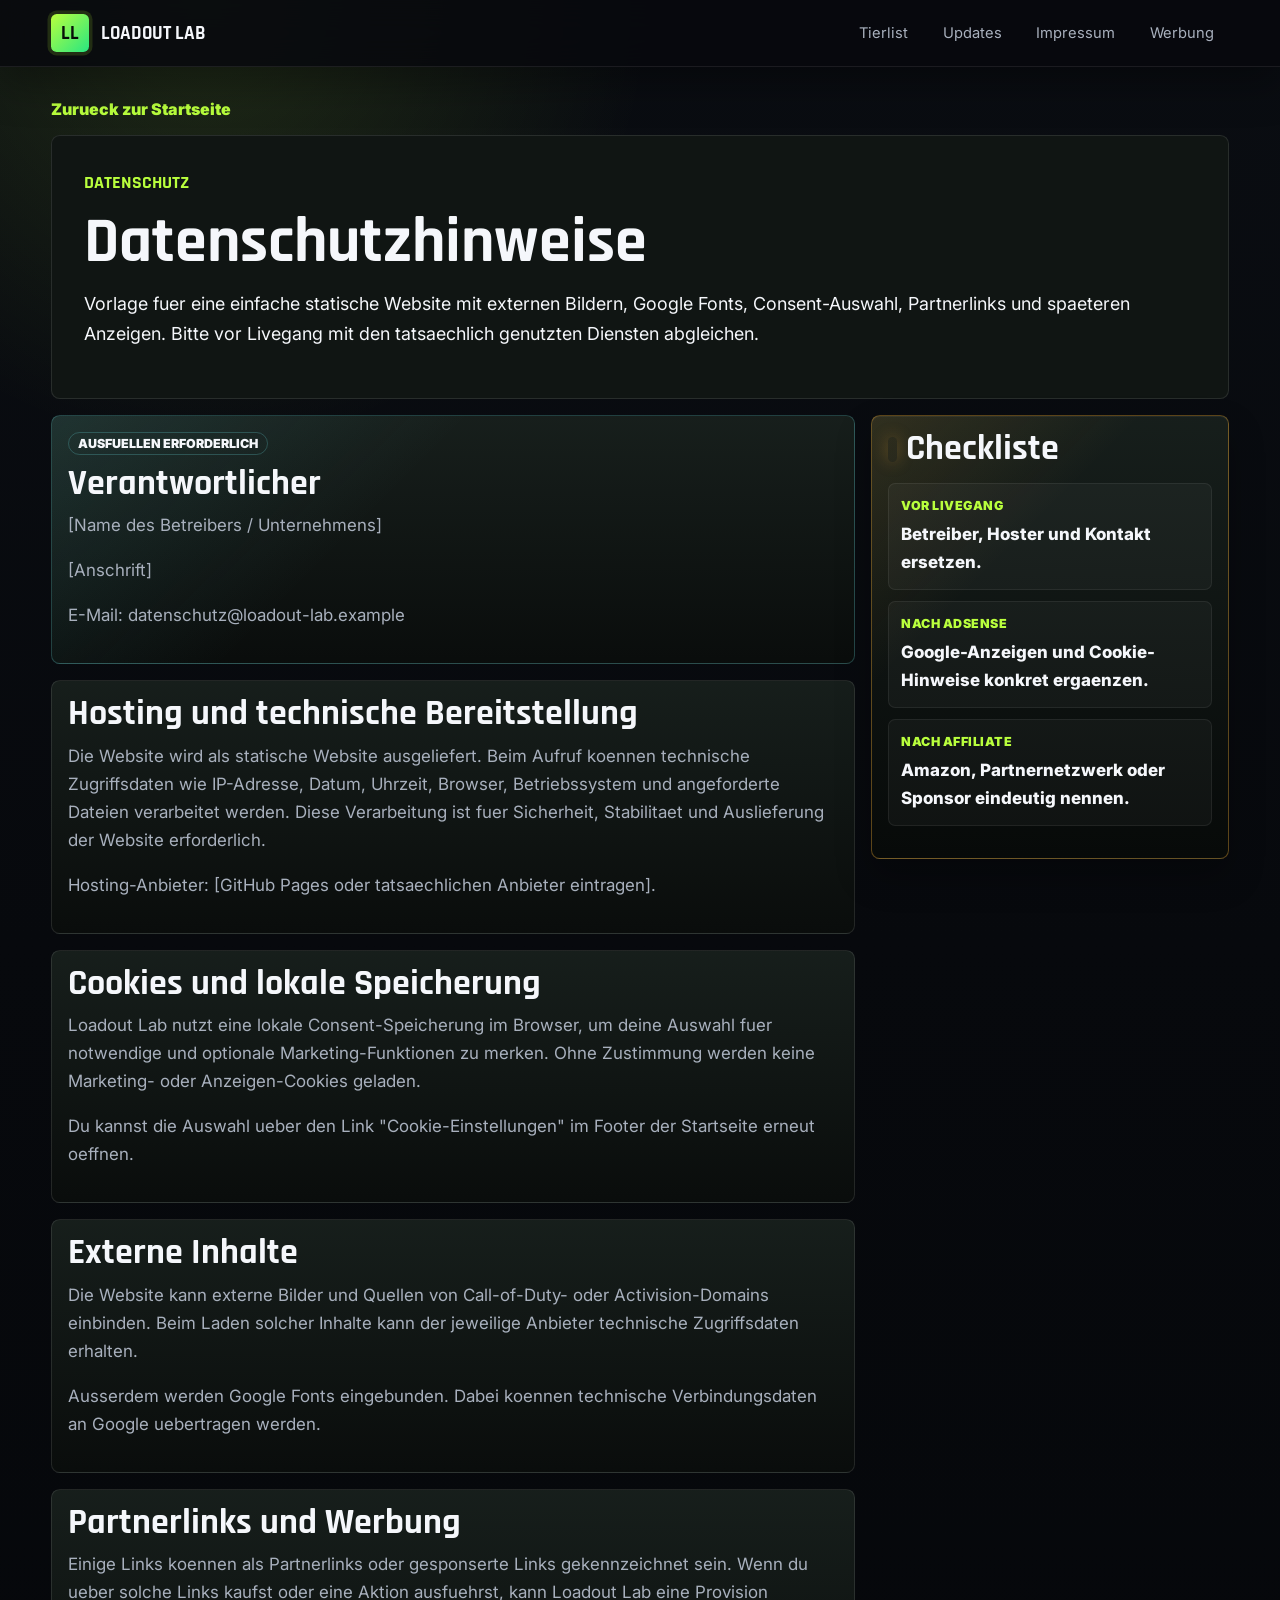
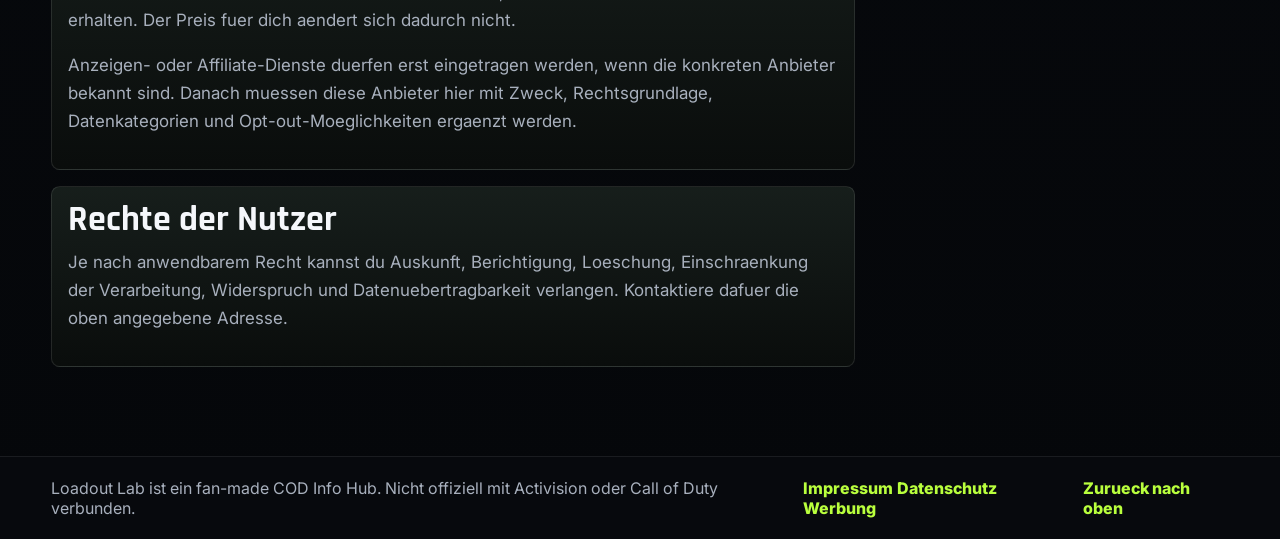
<file: New project 2/datenschutz.html>
<!doctype html>
<html lang="de">
  <head>
    <meta charset="utf-8">
    <meta name="viewport" content="width=device-width, initial-scale=1">
    <title>Datenschutz | Loadout Lab</title>
    <meta name="description" content="Datenschutzhinweise fuer Loadout Lab, Cookies, externe Inhalte, Werbung und Partnerlinks.">
    <link rel="preconnect" href="https://fonts.googleapis.com">
    <link rel="preconnect" href="https://fonts.gstatic.com" crossorigin>
    <link href="https://fonts.googleapis.com/css2?family=Rajdhani:wght@500;600;700&family=Inter:wght@400;500;600;700;800&display=swap" rel="stylesheet">
    <link rel="stylesheet" href="styles.css?v=20260512-official1">
    <link rel="stylesheet" href="meta-overrides.css?v=20260512-official1">
  </head>
  <body class="article-page">
    <header class="site-header">
      <a class="brand" href="index.html#top" aria-label="Loadout Lab Startseite">
        <span class="brand-mark">LL</span>
        <span>Loadout Lab</span>
      </a>
      <nav class="top-nav" aria-label="Hauptnavigation">
        <a href="index.html#loadouts">Tierlist</a>
        <a href="index.html#updates">Updates</a>
        <a href="impressum.html">Impressum</a>
        <a href="werbung.html">Werbung</a>
      </nav>
    </header>

    <main class="article-main">
      <a class="back-link" href="index.html#top">Zurueck zur Startseite</a>
      <article class="article-hero">
        <div class="article-hero-content">
          <p class="eyebrow">Datenschutz</p>
          <h1>Datenschutzhinweise</h1>
          <p>Vorlage fuer eine einfache statische Website mit externen Bildern, Google Fonts, Consent-Auswahl, Partnerlinks und spaeteren Anzeigen. Bitte vor Livegang mit den tatsaechlich genutzten Diensten abgleichen.</p>
        </div>
      </article>

      <div class="article-layout">
        <div>
          <section class="article-section article-impact-box">
            <span>Ausfuellen erforderlich</span>
            <h2>Verantwortlicher</h2>
            <p>[Name des Betreibers / Unternehmens]</p>
            <p>[Anschrift]</p>
            <p>E-Mail: <a class="source-link" href="mailto:datenschutz@loadout-lab.example">datenschutz@loadout-lab.example</a></p>
          </section>

          <section class="article-section">
            <h2>Hosting und technische Bereitstellung</h2>
            <p>Die Website wird als statische Website ausgeliefert. Beim Aufruf koennen technische Zugriffsdaten wie IP-Adresse, Datum, Uhrzeit, Browser, Betriebssystem und angeforderte Dateien verarbeitet werden. Diese Verarbeitung ist fuer Sicherheit, Stabilitaet und Auslieferung der Website erforderlich.</p>
            <p>Hosting-Anbieter: [GitHub Pages oder tatsaechlichen Anbieter eintragen].</p>
          </section>

          <section class="article-section">
            <h2>Cookies und lokale Speicherung</h2>
            <p>Loadout Lab nutzt eine lokale Consent-Speicherung im Browser, um deine Auswahl fuer notwendige und optionale Marketing-Funktionen zu merken. Ohne Zustimmung werden keine Marketing- oder Anzeigen-Cookies geladen.</p>
            <p>Du kannst die Auswahl ueber den Link "Cookie-Einstellungen" im Footer der Startseite erneut oeffnen.</p>
          </section>

          <section class="article-section">
            <h2>Externe Inhalte</h2>
            <p>Die Website kann externe Bilder und Quellen von Call-of-Duty- oder Activision-Domains einbinden. Beim Laden solcher Inhalte kann der jeweilige Anbieter technische Zugriffsdaten erhalten.</p>
            <p>Ausserdem werden Google Fonts eingebunden. Dabei koennen technische Verbindungsdaten an Google uebertragen werden.</p>
          </section>

          <section class="article-section">
            <h2>Partnerlinks und Werbung</h2>
            <p>Einige Links koennen als Partnerlinks oder gesponserte Links gekennzeichnet sein. Wenn du ueber solche Links kaufst oder eine Aktion ausfuehrst, kann Loadout Lab eine Provision erhalten. Der Preis fuer dich aendert sich dadurch nicht.</p>
            <p>Anzeigen- oder Affiliate-Dienste duerfen erst eingetragen werden, wenn die konkreten Anbieter bekannt sind. Danach muessen diese Anbieter hier mit Zweck, Rechtsgrundlage, Datenkategorien und Opt-out-Moeglichkeiten ergaenzt werden.</p>
          </section>

          <section class="article-section">
            <h2>Rechte der Nutzer</h2>
            <p>Je nach anwendbarem Recht kannst du Auskunft, Berichtigung, Loeschung, Einschraenkung der Verarbeitung, Widerspruch und Datenuebertragbarkeit verlangen. Kontaktiere dafuer die oben angegebene Adresse.</p>
          </section>
        </div>

        <aside class="article-aside">
          <h2>Checkliste</h2>
          <ul class="article-facts">
            <li><strong>Vor Livegang</strong><span>Betreiber, Hoster und Kontakt ersetzen.</span></li>
            <li><strong>Nach AdSense</strong><span>Google-Anzeigen und Cookie-Hinweise konkret ergaenzen.</span></li>
            <li><strong>Nach Affiliate</strong><span>Amazon, Partnernetzwerk oder Sponsor eindeutig nennen.</span></li>
          </ul>
        </aside>
      </div>
    </main>

    <footer class="site-footer">
      <p>Loadout Lab ist ein fan-made COD Info Hub. Nicht offiziell mit Activision oder Call of Duty verbunden.</p>
      <nav class="footer-links" aria-label="Rechtliche Links">
        <a href="impressum.html">Impressum</a>
        <a href="datenschutz.html">Datenschutz</a>
        <a href="werbung.html">Werbung</a>
      </nav>
      <a href="index.html#top">Zurueck nach oben</a>
    </footer>
  </body>
</html>
</file>
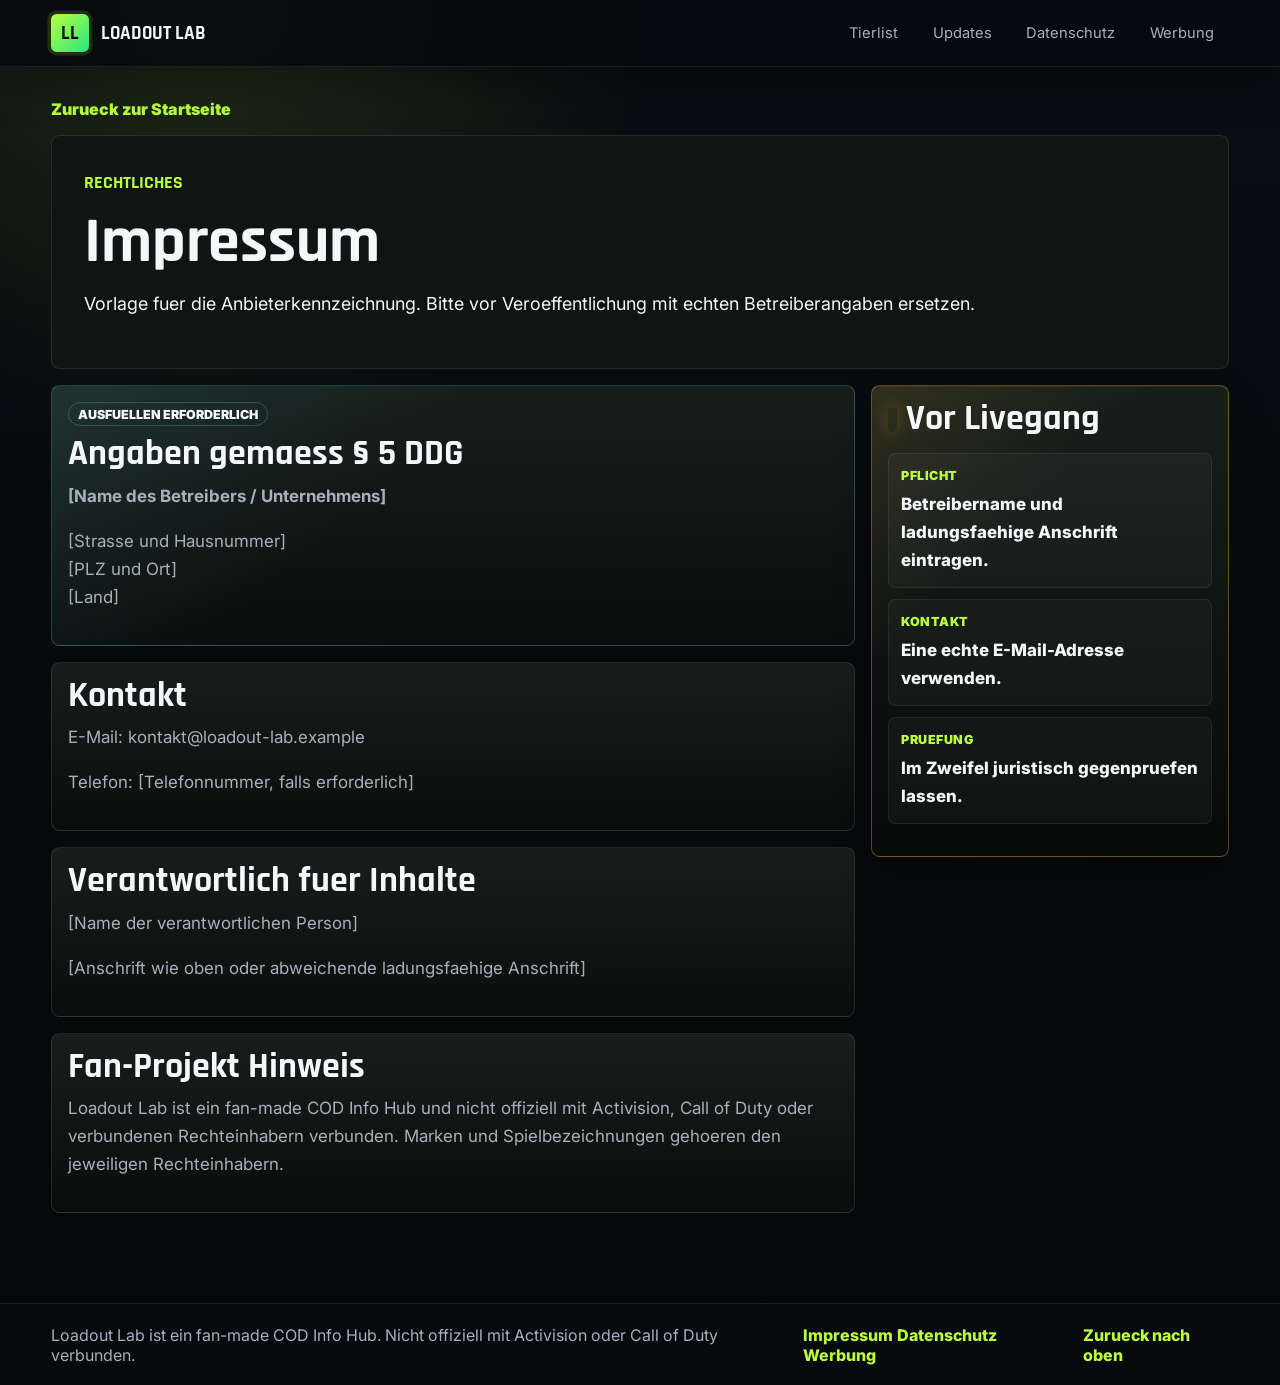
<file: New project 2/impressum.html>
<!doctype html>
<html lang="de">
  <head>
    <meta charset="utf-8">
    <meta name="viewport" content="width=device-width, initial-scale=1">
    <title>Impressum | Loadout Lab</title>
    <meta name="description" content="Impressum und Betreiberangaben fuer Loadout Lab.">
    <link rel="preconnect" href="https://fonts.googleapis.com">
    <link rel="preconnect" href="https://fonts.gstatic.com" crossorigin>
    <link href="https://fonts.googleapis.com/css2?family=Rajdhani:wght@500;600;700&family=Inter:wght@400;500;600;700;800&display=swap" rel="stylesheet">
    <link rel="stylesheet" href="styles.css?v=20260512-official1">
    <link rel="stylesheet" href="meta-overrides.css?v=20260512-official1">
  </head>
  <body class="article-page">
    <header class="site-header">
      <a class="brand" href="index.html#top" aria-label="Loadout Lab Startseite">
        <span class="brand-mark">LL</span>
        <span>Loadout Lab</span>
      </a>
      <nav class="top-nav" aria-label="Hauptnavigation">
        <a href="index.html#loadouts">Tierlist</a>
        <a href="index.html#updates">Updates</a>
        <a href="datenschutz.html">Datenschutz</a>
        <a href="werbung.html">Werbung</a>
      </nav>
    </header>

    <main class="article-main">
      <a class="back-link" href="index.html#top">Zurueck zur Startseite</a>
      <article class="article-hero">
        <div class="article-hero-content">
          <p class="eyebrow">Rechtliches</p>
          <h1>Impressum</h1>
          <p>Vorlage fuer die Anbieterkennzeichnung. Bitte vor Veroeffentlichung mit echten Betreiberangaben ersetzen.</p>
        </div>
      </article>

      <div class="article-layout">
        <div>
          <section class="article-section article-impact-box">
            <span>Ausfuellen erforderlich</span>
            <h2>Angaben gemaess &sect; 5 DDG</h2>
            <p><strong>[Name des Betreibers / Unternehmens]</strong></p>
            <p>[Strasse und Hausnummer]<br>[PLZ und Ort]<br>[Land]</p>
          </section>

          <section class="article-section">
            <h2>Kontakt</h2>
            <p>E-Mail: <a class="source-link" href="mailto:kontakt@loadout-lab.example">kontakt@loadout-lab.example</a></p>
            <p>Telefon: [Telefonnummer, falls erforderlich]</p>
          </section>

          <section class="article-section">
            <h2>Verantwortlich fuer Inhalte</h2>
            <p>[Name der verantwortlichen Person]</p>
            <p>[Anschrift wie oben oder abweichende ladungsfaehige Anschrift]</p>
          </section>

          <section class="article-section">
            <h2>Fan-Projekt Hinweis</h2>
            <p>Loadout Lab ist ein fan-made COD Info Hub und nicht offiziell mit Activision, Call of Duty oder verbundenen Rechteinhabern verbunden. Marken und Spielbezeichnungen gehoeren den jeweiligen Rechteinhabern.</p>
          </section>
        </div>

        <aside class="article-aside">
          <h2>Vor Livegang</h2>
          <ul class="article-facts">
            <li><strong>Pflicht</strong><span>Betreibername und ladungsfaehige Anschrift eintragen.</span></li>
            <li><strong>Kontakt</strong><span>Eine echte E-Mail-Adresse verwenden.</span></li>
            <li><strong>Pruefung</strong><span>Im Zweifel juristisch gegenpruefen lassen.</span></li>
          </ul>
        </aside>
      </div>
    </main>

    <footer class="site-footer">
      <p>Loadout Lab ist ein fan-made COD Info Hub. Nicht offiziell mit Activision oder Call of Duty verbunden.</p>
      <nav class="footer-links" aria-label="Rechtliche Links">
        <a href="impressum.html">Impressum</a>
        <a href="datenschutz.html">Datenschutz</a>
        <a href="werbung.html">Werbung</a>
      </nav>
      <a href="index.html#top">Zurueck nach oben</a>
    </footer>
  </body>
</html>
</file>
<file: New project 2/styles.css>
:root {
  color-scheme: dark;
  --bg: #080a0a;
  --panel: #111615;
  --panel-strong: #18201d;
  --text: #f5f2e9;
  --muted: #b8b4aa;
  --dim: #838b88;
  --line: rgba(245, 242, 233, 0.14);
  --olive: #91a36a;
  --amber: #f0ad37;
  --cyan: #5fc7c8;
  --red: #c85545;
  --shadow: 0 24px 80px rgba(0, 0, 0, 0.42);
}

[hidden] {
  display: none !important;
}

* {
  box-sizing: border-box;
}

html {
  scroll-behavior: smooth;
}

body {
  margin: 0;
  background:
    radial-gradient(circle at 16% 7%, rgba(95, 199, 200, 0.13), transparent 24rem),
    radial-gradient(circle at 84% 20%, rgba(240, 173, 55, 0.12), transparent 24rem),
    linear-gradient(180deg, #080a0a 0%, #111514 52%, #080a0a 100%);
  color: var(--text);
  font-family: Inter, system-ui, sans-serif;
}

a {
  color: inherit;
  text-decoration: none;
}

button,
input,
select,
a {
  -webkit-tap-highlight-color: transparent;
}

.site-header {
  position: sticky;
  top: 0;
  z-index: 10;
  display: flex;
  align-items: center;
  justify-content: space-between;
  gap: 1rem;
  padding: 0.9rem clamp(1rem, 4vw, 4rem);
  background: rgba(8, 10, 10, 0.84);
  border-bottom: 1px solid var(--line);
  backdrop-filter: blur(16px);
}

.brand {
  display: inline-flex;
  align-items: center;
  gap: 0.75rem;
  font-family: Rajdhani, Inter, sans-serif;
  font-size: 1.2rem;
  font-weight: 700;
  text-transform: uppercase;
}

.brand-mark {
  display: grid;
  width: 2.35rem;
  height: 2.35rem;
  place-items: center;
  background: linear-gradient(135deg, var(--cyan), var(--amber));
  color: #0d1110;
  border-radius: 0.35rem;
  box-shadow: 0 0 28px rgba(95, 199, 200, 0.28);
}

.top-nav {
  display: flex;
  flex-wrap: wrap;
  justify-content: flex-end;
  gap: 0.35rem;
}

.top-nav a {
  border: 1px solid transparent;
  border-radius: 999px;
  color: var(--muted);
  font-size: 0.92rem;
  padding: 0.55rem 0.85rem;
}

.top-nav a:hover,
.top-nav a:focus-visible {
  border-color: var(--line);
  color: var(--text);
}

.hero {
  position: relative;
  min-height: calc(100vh - 4.25rem);
  display: grid;
  grid-template-columns: minmax(0, 1fr) minmax(17rem, 23rem);
  align-items: end;
  gap: 2rem;
  padding: clamp(2rem, 8vw, 7rem) clamp(1rem, 4vw, 4rem) 3rem;
  overflow: hidden;
  background-image: url("assets/cod-loadout-hero.png");
  background-position: center;
  background-size: cover;
  border-bottom: 1px solid var(--line);
}

.hero-overlay {
  position: absolute;
  inset: 0;
  background:
    linear-gradient(90deg, rgba(8, 10, 10, 0.96), rgba(8, 10, 10, 0.66) 48%, rgba(8, 10, 10, 0.18)),
    linear-gradient(0deg, rgba(8, 10, 10, 0.9), transparent 46%);
}

.hero-content,
.status-panel {
  position: relative;
  z-index: 1;
}

.hero-content {
  max-width: 52rem;
}

.eyebrow {
  margin: 0 0 0.85rem;
  color: var(--amber);
  font-family: Rajdhani, Inter, sans-serif;
  font-weight: 700;
  text-transform: uppercase;
}

h1,
h2,
h3,
p {
  margin-top: 0;
}

h1,
h2,
h3 {
  font-family: Rajdhani, Inter, sans-serif;
  line-height: 0.96;
  letter-spacing: 0;
}

h1 {
  max-width: 52rem;
  margin-bottom: 1rem;
  font-size: clamp(3.1rem, 7vw, 7rem);
}

h2 {
  margin-bottom: 0.8rem;
  font-size: clamp(2.1rem, 4vw, 3.8rem);
}

h3 {
  margin-bottom: 0.65rem;
  font-size: 1.55rem;
}

.hero-copy {
  max-width: 43rem;
  color: var(--muted);
  font-size: clamp(1rem, 1.5vw, 1.2rem);
  line-height: 1.7;
}

.hero-actions {
  display: flex;
  flex-wrap: wrap;
  gap: 0.8rem;
  margin-top: 1.5rem;
}

.button {
  display: inline-flex;
  align-items: center;
  justify-content: center;
  min-height: 2.9rem;
  border: 1px solid var(--line);
  border-radius: 0.35rem;
  font-weight: 800;
  padding: 0.75rem 1rem;
}

.button.primary {
  background: var(--amber);
  color: #17140d;
  border-color: transparent;
}

.button.secondary {
  background: rgba(245, 242, 233, 0.08);
}

.status-panel {
  display: grid;
  gap: 0.85rem;
  padding: 1rem;
  border: 1px solid var(--line);
  border-radius: 0.5rem;
  background: rgba(17, 22, 21, 0.78);
  box-shadow: var(--shadow);
  backdrop-filter: blur(14px);
}

.status-panel div {
  display: flex;
  justify-content: space-between;
  gap: 1rem;
  padding-bottom: 0.85rem;
  border-bottom: 1px solid var(--line);
}

.status-panel div:last-child {
  padding-bottom: 0;
  border-bottom: 0;
}

.panel-label {
  color: var(--muted);
}

.quick-stats {
  display: grid;
  grid-template-columns: repeat(4, 1fr);
  border-bottom: 1px solid var(--line);
  background: rgba(17, 22, 21, 0.82);
}

.quick-stats article {
  min-height: 8rem;
  padding: 1.4rem clamp(1rem, 3vw, 2rem);
  border-right: 1px solid var(--line);
}

.quick-stats article:last-child {
  border-right: 0;
}

.quick-stats span {
  display: block;
  color: var(--amber);
  font-family: Rajdhani, Inter, sans-serif;
  font-size: 2.25rem;
  font-weight: 700;
}

.quick-stats p {
  margin-bottom: 0;
  color: var(--muted);
}

.section.tier-first {
  padding-top: clamp(1.6rem, 4vw, 3rem);
}

.tier-first .section-heading {
  max-width: 64rem;
  margin-bottom: 1rem;
}

.tier-first h1 {
  max-width: 58rem;
  font-size: clamp(2.5rem, 5vw, 4.9rem);
}

.inline-stats {
  margin: 0 0 1rem;
  border: 1px solid var(--line);
  border-radius: 0.5rem;
  overflow: hidden;
}

.inline-stats article {
  min-height: 6.2rem;
}

.content-tabs {
  display: inline-flex;
  gap: 0.45rem;
  margin-bottom: 1rem;
  border: 1px solid var(--line);
  border-radius: 999px;
  background: rgba(245, 242, 233, 0.045);
  padding: 0.3rem;
}

.content-tabs[hidden] {
  display: none;
}

.content-tab {
  min-height: 2.65rem;
  border: 0;
  border-radius: 999px;
  background: transparent;
  color: var(--muted);
  cursor: pointer;
  font: 900 0.95rem Inter, sans-serif;
  padding: 0.55rem 0.95rem;
}

.content-tab[data-tab="updates"] {
  min-width: 9rem;
  border: 1px solid rgba(240, 173, 55, 0.45);
  color: var(--amber);
  box-shadow: inset 0 0 0 1px rgba(240, 173, 55, 0.08);
}

.mode-info-button,
.camo-mode-button,
.update-mode-button {
  min-width: 10rem;
  border-color: rgba(240, 173, 55, 0.75);
  color: var(--amber);
  box-shadow: 0 0 0 1px rgba(240, 173, 55, 0.16), 0 0.8rem 2rem rgba(240, 173, 55, 0.12);
}

.mw4-mode-button {
  border-color: rgba(240, 173, 55, 0.85);
  background:
    linear-gradient(135deg, rgba(240, 173, 55, 0.24), rgba(95, 199, 200, 0.1)),
    rgba(245, 242, 233, 0.05);
  color: var(--amber);
  box-shadow: 0 0 0 1px rgba(240, 173, 55, 0.16), 0 1rem 2.4rem rgba(240, 173, 55, 0.14);
}

.mode-info-button {
  border-color: rgba(164, 184, 96, 0.7);
  color: #d9f06d;
  box-shadow: 0 0 0 1px rgba(164, 184, 96, 0.14), 0 0.8rem 2rem rgba(164, 184, 96, 0.1);
}

.camo-mode-button {
  border-color: rgba(95, 199, 200, 0.62);
  color: var(--cyan);
  box-shadow: 0 0 0 1px rgba(95, 199, 200, 0.14), 0 0.8rem 2rem rgba(95, 199, 200, 0.1);
}

.content-tab.active,
.content-tab:hover,
.content-tab:focus-visible {
  background: var(--amber);
  color: #12120d;
}

.tab-panel[hidden] {
  display: none;
}

.camos-section {
  display: grid;
  gap: 1rem;
}

.camo-header {
  display: flex;
  align-items: end;
  justify-content: space-between;
  gap: 1rem;
  border: 1px solid var(--line);
  border-radius: 0.55rem;
  background: rgba(245, 242, 233, 0.04);
  padding: 1rem;
}

.camo-header h2 {
  margin-bottom: 0.55rem;
}

.camo-header p:not(.eyebrow),
.camo-card p {
  color: var(--muted);
  line-height: 1.6;
}

.camo-summary {
  min-width: 8rem;
  border: 1px solid rgba(240, 173, 55, 0.28);
  border-radius: 0.45rem;
  background: rgba(240, 173, 55, 0.08);
  padding: 0.85rem;
}

.camo-summary span {
  display: block;
  color: var(--amber);
  font-family: Rajdhani, Inter, sans-serif;
  font-size: 2.2rem;
  font-weight: 900;
}

.camo-summary p {
  margin: 0;
  color: var(--muted);
  font-weight: 800;
}

.camo-grid {
  display: grid;
  grid-template-columns: repeat(auto-fit, minmax(18rem, 1fr));
  gap: 1rem;
}

.camo-filter {
  display: flex;
  flex-wrap: wrap;
  gap: 0.55rem;
}

.camo-category-filter {
  margin-top: -0.35rem;
  padding: 0.7rem;
  border: 1px solid var(--line);
  border-radius: 0.55rem;
  background: rgba(245, 242, 233, 0.035);
}

.camo-category-filter .filter-button {
  font-size: 1rem;
}

.camo-card {
  overflow: hidden;
  border: 1px solid var(--line);
  border-radius: 0.55rem;
  background: linear-gradient(180deg, rgba(24, 32, 29, 0.94), rgba(10, 13, 12, 0.98));
}

.camo-swatch {
  min-height: 10rem;
  background: var(--camo-pattern);
  border-bottom: 1px solid var(--line);
}

.camo-swatch.has-image {
  display: flex;
  align-items: center;
  justify-content: center;
  min-height: 11rem;
  background: #050706;
}

.camo-swatch img {
  display: block;
  width: 100%;
  height: 11rem;
  object-fit: cover;
}

.camo-card-body {
  padding: 1rem;
}

.camo-card h3 {
  margin-top: 0.85rem;
  font-size: 2.15rem;
}

.camo-challenge {
  display: grid;
  gap: 0.35rem;
  margin-top: 0.85rem;
  border: 1px solid rgba(240, 173, 55, 0.32);
  border-radius: 0.45rem;
  background: rgba(240, 173, 55, 0.08);
  padding: 0.75rem;
}

.camo-challenge span {
  color: var(--amber);
  font-size: 0.78rem;
  font-weight: 900;
  letter-spacing: 0;
  text-transform: uppercase;
}

.camo-challenge strong {
  color: var(--text);
  font-size: 1rem;
  line-height: 1.45;
}

.mode-info-section {
  display: grid;
  gap: 1rem;
}

.mode-info-hero {
  display: flex;
  align-items: end;
  justify-content: space-between;
  gap: 1rem;
  padding: 1rem;
  border: 1px solid var(--line);
  border-radius: 0.55rem;
  background:
    linear-gradient(135deg, rgba(164, 184, 96, 0.13), transparent 42%),
    rgba(245, 242, 233, 0.04);
}

.mode-info-hero h2 {
  margin-bottom: 0.55rem;
}

.mode-info-hero p:not(.eyebrow) {
  max-width: 62rem;
  color: var(--muted);
  line-height: 1.65;
}

.mode-info-hero span {
  color: #d9f06d;
  font-weight: 900;
}

.mode-info-tabs {
  display: flex;
  flex-wrap: wrap;
  gap: 0.55rem;
}

.mode-info-layout {
  display: grid;
  grid-template-columns: minmax(0, 1.7fr) minmax(18rem, 0.8fr);
  gap: 1rem;
}

.mode-info-main,
.mode-info-side {
  overflow: hidden;
  border: 1px solid var(--line);
  border-radius: 0.55rem;
  background: linear-gradient(180deg, rgba(24, 32, 29, 0.94), rgba(10, 13, 12, 0.98));
}

.mode-info-main > img {
  display: block;
  width: 100%;
  aspect-ratio: 16 / 6.3;
  object-fit: cover;
  border-bottom: 1px solid var(--line);
}

.mode-info-body,
.mode-info-side {
  padding: 1rem;
}

.mode-info-stat-grid {
  display: grid;
  grid-template-columns: repeat(4, minmax(0, 1fr));
  gap: 0.7rem;
  margin-bottom: 1rem;
}

.mode-update-box {
  display: grid;
  grid-template-columns: minmax(15rem, 0.45fr) minmax(0, 1fr);
  gap: 1rem;
  align-items: center;
  margin-bottom: 1rem;
  border: 1px solid rgba(240, 173, 55, 0.34);
  border-radius: 0.55rem;
  background:
    linear-gradient(135deg, rgba(240, 173, 55, 0.12), transparent 52%),
    rgba(240, 173, 55, 0.055);
  padding: 1rem;
}

.mode-update-box span {
  display: block;
  color: var(--amber);
  font-size: 0.8rem;
  font-weight: 900;
  text-transform: uppercase;
}

.mode-update-box strong {
  display: block;
  margin-top: 0.25rem;
  color: var(--text);
  font-family: Rajdhani, Inter, sans-serif;
  font-size: 1.65rem;
  line-height: 1.1;
}

.mode-update-box p {
  color: var(--muted);
  line-height: 1.65;
}

.mode-info-stat-grid div {
  border: 1px solid rgba(164, 184, 96, 0.22);
  border-radius: 0.45rem;
  background: rgba(164, 184, 96, 0.06);
  padding: 0.75rem;
}

.mode-info-stat-grid span,
.mode-info-card-grid h3 {
  color: #d9f06d;
  font-weight: 900;
}

.mode-info-stat-grid span {
  display: block;
  margin-bottom: 0.3rem;
  font-size: 0.78rem;
  text-transform: uppercase;
}

.mode-info-stat-grid strong {
  color: var(--text);
  line-height: 1.3;
}

.mode-info-card-grid {
  display: grid;
  grid-template-columns: repeat(2, minmax(0, 1fr));
  gap: 0.75rem;
}

.mode-info-card-grid article {
  border: 1px solid var(--line);
  border-radius: 0.45rem;
  background: rgba(245, 242, 233, 0.035);
  padding: 0.9rem;
}

.mode-info-card-grid h3 {
  margin-bottom: 0.45rem;
  font-size: 1.45rem;
}

.mode-info-card-grid p,
.mode-info-side p,
.mode-info-side li {
  color: var(--muted);
  line-height: 1.65;
}

.mode-image-gallery {
  display: grid;
  grid-template-columns: repeat(3, minmax(0, 1fr));
  gap: 0.75rem;
  margin-top: 1rem;
}

.mode-image-gallery figure {
  overflow: hidden;
  border: 1px solid var(--line);
  border-radius: 0.45rem;
  background: rgba(245, 242, 233, 0.035);
}

.mode-image-gallery img {
  display: block;
  width: 100%;
  aspect-ratio: 16 / 9;
  object-fit: cover;
}

.mode-image-gallery figcaption {
  padding: 0.55rem 0.7rem;
  color: var(--text);
  font-weight: 900;
}

.mode-info-side h3 {
  margin-bottom: 0.8rem;
  font-size: 1.7rem;
}

.mode-info-side .official-note {
  margin-top: 1rem;
}

.updates-section {
  display: grid;
  gap: 1rem;
}

.updates-hero {
  display: flex;
  align-items: end;
  justify-content: space-between;
  gap: 1rem;
  padding: 1rem;
  border: 1px solid var(--line);
  border-radius: 0.55rem;
  background:
    linear-gradient(135deg, rgba(240, 173, 55, 0.12), transparent 42%),
    rgba(245, 242, 233, 0.04);
}

.updates-hero h2 {
  margin-bottom: 0.55rem;
}

.updates-hero p {
  max-width: 58rem;
  color: var(--muted);
  line-height: 1.6;
}

.updates-hero span {
  flex: 0 0 auto;
  color: var(--amber);
  font-weight: 900;
}

.update-board {
  display: grid;
  grid-template-columns: repeat(2, minmax(0, 1fr));
  gap: 1rem;
}

.update-card {
  position: relative;
  overflow: hidden;
  display: block;
  border: 1px solid var(--line);
  border-radius: 0.55rem;
  background: linear-gradient(180deg, rgba(24, 32, 29, 0.94), rgba(10, 13, 12, 0.98));
  color: inherit;
  text-decoration: none;
  transition: border-color 0.2s ease, transform 0.2s ease;
}

.update-card:hover,
.update-card:focus-visible {
  border-color: rgba(240, 173, 55, 0.72);
  transform: translateY(-0.12rem);
}

.update-card::before {
  content: "";
  position: absolute;
  inset: 0;
  border-top: 0.22rem solid rgba(240, 173, 55, 0.85);
  pointer-events: none;
}

.update-card.upcoming::before {
  border-color: rgba(64, 220, 210, 0.8);
}

.update-card.rumor::before {
  border-color: rgba(164, 184, 96, 0.9);
}

.update-card summary {
  display: grid;
  gap: 0.75rem;
  padding: 0;
  list-style: none;
  cursor: pointer;
}

.update-card summary::-webkit-details-marker {
  display: none;
}

.update-card summary::after {
  content: "Details öffnen";
  justify-self: start;
  margin: 0 1rem 1rem;
  padding: 0.55rem 0.85rem;
  border: 1px solid rgba(240, 173, 55, 0.4);
  border-radius: 999px;
  color: var(--amber);
  font-family: Rajdhani, Inter, sans-serif;
  font-weight: 900;
}

.update-card[open] summary::after {
  content: "Details schließen";
}

.update-card img {
  display: block;
  width: 100%;
  aspect-ratio: 16 / 6.7;
  object-fit: cover;
  border-bottom: 1px solid var(--line);
}

.update-card summary > :not(img) {
  margin-inline: 1rem;
}

.update-card-content {
  padding: 1.15rem clamp(1.75rem, 3vw, 2.4rem) 1.45rem;
}

.update-card time {
  display: block;
  margin-top: 0.45rem;
  color: var(--amber);
  font-weight: 900;
}

.status-pill {
  display: inline-flex;
  align-items: center;
  min-height: 1.8rem;
  padding: 0 0.7rem;
  border: 1px solid rgba(240, 173, 55, 0.35);
  border-radius: 999px;
  color: var(--amber);
  background: rgba(240, 173, 55, 0.08);
  font-family: Rajdhani, Inter, sans-serif;
  font-weight: 900;
  text-transform: uppercase;
}

.update-card h3 {
  margin: 0.55rem 0 0.2rem;
  font-size: clamp(2.05rem, 3vw, 2.65rem);
  line-height: 1;
}

.update-card time {
  margin-inline: 0;
}

.update-detail {
  margin-inline: 0;
  padding: 0.45rem 0 0;
}

.update-detail p,
.official-note {
  color: var(--muted);
  line-height: 1.75;
}

.update-detail p {
  max-width: 78rem;
  font-size: 1.06rem;
}

.update-detail a {
  display: inline-flex;
  margin-top: 0.35rem;
  color: var(--amber);
  font-weight: 900;
}

.update-detail strong,
.update-card > strong {
  display: inline-flex;
  margin-top: 0.8rem;
  color: var(--amber);
  font-weight: 900;
}

.official-note {
  padding: 1rem;
  border: 1px solid rgba(240, 173, 55, 0.22);
  border-radius: 0.55rem;
  background: rgba(240, 173, 55, 0.055);
}

.official-note strong {
  color: var(--text);
}

.update-sources {
  margin-top: 0;
}

.camo-meta {
  display: flex;
  align-items: center;
  justify-content: space-between;
  gap: 0.8rem;
  margin-top: 1rem;
  border-top: 1px solid var(--line);
  padding-top: 0.8rem;
}

.camo-meta span,
.camo-meta strong {
  font-size: 0.84rem;
  font-weight: 900;
  text-transform: uppercase;
}

.camo-meta span {
  color: var(--amber);
}

.camo-meta strong {
  color: var(--text);
  text-align: right;
}

.mode-switch {
  display: grid;
  gap: 0.6rem;
  margin: 0 0 0.65rem;
}

.primary-mode-switch {
  grid-template-columns: repeat(2, minmax(0, 1fr));
  max-width: 34rem;
}

.secondary-mode-switch {
  grid-template-columns: repeat(3, minmax(0, 1fr));
  max-width: 54rem;
  margin-bottom: 1rem;
}

.update-mode-tabs {
  margin-bottom: 1rem;
}

.mode-button {
  min-height: 3.2rem;
  border: 1px solid var(--line);
  border-radius: 0.45rem;
  background: rgba(245, 242, 233, 0.055);
  color: var(--text);
  cursor: pointer;
  font: 900 1rem Inter, sans-serif;
  padding: 0.75rem 1rem;
}

.mode-button.active,
.mode-button:hover,
.mode-button:focus-visible {
  border-color: transparent;
  background: linear-gradient(135deg, var(--amber), var(--cyan));
  color: #10130e;
}

.section,
.intel-band,
.updates {
  padding: clamp(3rem, 7vw, 6rem) clamp(1rem, 4vw, 4rem);
}

.section-heading {
  max-width: 50rem;
  margin-bottom: 1.7rem;
}

.section-heading p:not(.eyebrow) {
  color: var(--muted);
  line-height: 1.7;
}

.updated-note {
  display: inline-flex;
  margin-top: 0.2rem;
  border: 1px solid rgba(95, 199, 200, 0.22);
  border-radius: 999px;
  background: rgba(95, 199, 200, 0.06);
  color: var(--dim);
  font-size: 0.84rem;
  font-weight: 800;
  padding: 0.35rem 0.65rem;
}

.section-heading.compact {
  max-width: 38rem;
}

.intel-grid article,
.timeline article,
.map-panel {
  border: 1px solid var(--line);
  border-radius: 0.5rem;
  background: rgba(245, 242, 233, 0.045);
  padding: 1rem;
}

.intel-grid p,
.timeline p,
.map-panel p {
  color: var(--muted);
  line-height: 1.65;
}

.controls {
  display: grid;
  grid-template-columns: minmax(0, 1fr) minmax(12rem, 16rem);
  gap: 0.8rem;
  margin-bottom: 1rem;
}

.dashboard-layout {
  display: grid;
  grid-template-columns: minmax(0, 1.25fr) minmax(22rem, 0.75fr);
  align-items: start;
  gap: 1rem;
}

.weapon-dashboard {
  min-width: 0;
}

.map-dashboard {
  display: grid;
  grid-template-columns: 1fr;
  gap: 1rem;
  align-self: start;
  position: sticky;
  top: 5.1rem;
}

.map-dashboard .map-panel,
.map-dashboard .map-board {
  min-width: 0;
}

.map-dashboard .map-panel h2 {
  font-size: clamp(1.8rem, 3vw, 2.8rem);
}

.map-dashboard .callout-list {
  margin-bottom: 0;
}

.map-insight {
  display: grid;
  gap: 0.8rem;
  margin-top: 1rem;
}

.map-insight > div {
  border: 1px solid var(--line);
  border-radius: 0.45rem;
  background: rgba(8, 10, 10, 0.34);
  padding: 0.85rem;
}

.map-insight span {
  display: block;
  margin-bottom: 0.65rem;
  color: var(--amber);
  font-size: 0.78rem;
  font-weight: 900;
  text-transform: uppercase;
}

.map-insight ol {
  display: grid;
  gap: 0.42rem;
  margin: 0;
  padding: 0;
  list-style: none;
  max-height: 28rem;
  overflow: auto;
}

.map-insight li {
  display: grid;
  grid-template-columns: auto minmax(0, 1fr);
  gap: 0.2rem 0.55rem;
  align-items: center;
}

.map-insight li strong {
  grid-row: span 2;
  color: var(--cyan);
  font-family: Rajdhani, Inter, sans-serif;
  font-size: 1.25rem;
}

.map-insight li span {
  margin: 0;
  color: var(--text);
  font-size: 0.9rem;
}

.map-insight li em {
  color: var(--dim);
  font-size: 0.75rem;
  font-style: normal;
  font-weight: 800;
}

.today-strip,
.camo-progress-strip,
.update-priority-grid {
  display: grid;
  grid-template-columns: repeat(3, minmax(0, 1fr));
  gap: 0.75rem;
  margin: 0.95rem 0 1rem;
}

.today-strip article,
.camo-progress-strip article,
.update-priority-grid article {
  border: 1px solid rgba(245, 242, 233, 0.11);
  border-radius: 0.5rem;
  background:
    linear-gradient(135deg, rgba(240, 173, 55, 0.12), transparent 42%),
    rgba(245, 242, 233, 0.04);
  padding: 0.9rem;
}

.today-strip span,
.camo-progress-strip span,
.update-priority-grid span {
  display: block;
  color: var(--teal);
  font-size: 0.75rem;
  font-weight: 900;
  letter-spacing: 0.04em;
  text-transform: uppercase;
}

.today-strip strong,
.camo-progress-strip strong,
.update-priority-grid strong {
  display: block;
  margin-top: 0.28rem;
  color: var(--text);
  font-family: Rajdhani, Inter, sans-serif;
  font-size: 1.4rem;
}

.today-strip p,
.camo-progress-strip p,
.update-priority-grid p {
  margin-top: 0.35rem;
  color: var(--muted);
  line-height: 1.5;
}

.maps-section {
  grid-template-columns: minmax(17rem, 0.42fr) minmax(0, 1fr);
}

.heat-legend {
  display: grid;
  grid-template-columns: 3.6rem minmax(0, 1fr);
  align-items: center;
  gap: 0.8rem;
}

.heat-legend i {
  width: 3.4rem;
  height: 3.4rem;
  border-radius: 50%;
  background: radial-gradient(circle, rgba(240, 173, 55, 0.8) 0 18%, rgba(200, 85, 69, 0.52) 42%, rgba(200, 85, 69, 0) 72%);
  filter: blur(0.05rem);
}

.heat-legend p {
  margin: 0;
  color: var(--muted);
  font-size: 0.9rem;
  line-height: 1.45;
}

.search-box,
.select-box {
  display: grid;
  gap: 0.35rem;
  color: var(--muted);
  font-size: 0.82rem;
  font-weight: 800;
  text-transform: uppercase;
}

input,
select {
  width: 100%;
  min-height: 3rem;
  border: 1px solid var(--line);
  border-radius: 0.35rem;
  background: rgba(245, 242, 233, 0.06);
  color: var(--text);
  font: 700 1rem Inter, sans-serif;
  padding: 0.7rem 0.8rem;
  outline: none;
}

select {
  cursor: pointer;
  color-scheme: dark;
}

select option {
  background: #111615;
  color: var(--text);
}

select option:checked {
  background: var(--amber);
  color: #111;
}

input:focus,
select:focus {
  border-color: var(--cyan);
  box-shadow: 0 0 0 3px rgba(95, 199, 200, 0.15);
}

.toolbar {
  display: flex;
  flex-wrap: wrap;
  gap: 0.55rem;
  margin-bottom: 0.75rem;
}

.filter-button {
  min-height: 2.6rem;
  border: 1px solid var(--line);
  border-radius: 999px;
  background: rgba(245, 242, 233, 0.05);
  color: var(--text);
  cursor: pointer;
  font: 800 0.95rem Inter, sans-serif;
  padding: 0.55rem 0.9rem;
}

.filter-button.active,
.filter-button:hover,
.filter-button:focus-visible {
  border-color: transparent;
  background: var(--olive);
  color: #10130e;
}

.result-count {
  margin-bottom: 1rem;
  color: var(--muted);
  font-weight: 800;
}

.loadout-grid {
  display: grid;
  gap: 1.25rem;
}

.tier-group {
  display: grid;
  gap: 0.75rem;
  border: 1px solid var(--line);
  border-radius: 0.6rem;
  background: rgba(245, 242, 233, 0.025);
  padding: 0.9rem;
}

.tier-header {
  position: relative;
  display: flex;
  align-items: end;
  justify-content: space-between;
  gap: 1rem;
  border-bottom: 1px solid rgba(245, 242, 233, 0.12);
  padding: 0.2rem 0 0.85rem 0.95rem;
}

.tier-header::before {
  content: "";
  position: absolute;
  top: 0.08rem;
  bottom: 0.85rem;
  left: 0;
  width: 0.28rem;
  border-radius: 999px;
  background: var(--tier-color, var(--amber));
}

.tier-header h3 {
  margin-bottom: 0;
  color: var(--tier-color, var(--text));
  font-size: clamp(2.2rem, 4vw, 3.2rem);
  text-shadow: 0 0 24px var(--tier-glow, rgba(240, 173, 55, 0.2));
}

.tier-header > span,
.tier-kicker {
  color: var(--dim);
  font-size: 0.82rem;
  font-weight: 800;
  text-transform: uppercase;
}

.tier-kicker {
  display: inline-flex;
  border: 1px solid color-mix(in srgb, var(--tier-color, var(--amber)) 44%, transparent);
  border-radius: 999px;
  background: color-mix(in srgb, var(--tier-color, var(--amber)) 13%, transparent);
  color: var(--tier-color, var(--amber));
  padding: 0.25rem 0.55rem;
}

.tier-absolute-meta {
  --tier-color: #ffbf43;
  --tier-glow: rgba(255, 191, 67, 0.38);
  border-color: rgba(255, 191, 67, 0.38);
  background:
    linear-gradient(135deg, rgba(255, 191, 67, 0.14), transparent 26%),
    rgba(245, 242, 233, 0.025);
  box-shadow: 0 0 34px rgba(255, 191, 67, 0.1);
}

.tier-meta {
  --tier-color: #5fc7c8;
  --tier-glow: rgba(95, 199, 200, 0.34);
  border-color: rgba(95, 199, 200, 0.34);
  background:
    linear-gradient(135deg, rgba(95, 199, 200, 0.12), transparent 25%),
    rgba(245, 242, 233, 0.025);
}

.tier-contender {
  --tier-color: #91a36a;
  --tier-glow: rgba(145, 163, 106, 0.32);
  border-color: rgba(145, 163, 106, 0.34);
  background:
    linear-gradient(135deg, rgba(145, 163, 106, 0.12), transparent 25%),
    rgba(245, 242, 233, 0.025);
}

.weapon-list {
  display: grid;
  gap: 0.75rem;
}

.loadout-card {
  position: relative;
  display: grid;
  grid-template-columns: auto minmax(0, 1fr);
  align-items: start;
  gap: 1rem;
  padding: 1rem;
  border: 1px solid var(--line);
  border-radius: 0.5rem;
  background: linear-gradient(180deg, rgba(24, 32, 29, 0.96), rgba(13, 17, 16, 0.96));
  box-shadow: 0 16px 42px rgba(0, 0, 0, 0.24);
  cursor: pointer;
}

.weapon-thumb {
  width: clamp(10rem, 18vw, 15rem);
  height: 7.2rem;
  border: 1px solid rgba(245, 242, 233, 0.12);
  border-radius: 0.38rem;
  margin-top: 0.15rem;
  margin-bottom: 0;
  overflow: hidden;
  background: rgba(245, 242, 233, 0.04);
}

.weapon-thumb img {
  width: 100%;
  height: 100%;
  display: block;
  object-fit: cover;
  object-position: center;
}

.weapon-thumb.image-missing {
  display: grid;
  place-items: center;
}

.weapon-thumb.image-missing::after {
  content: "Image";
  color: var(--dim);
  font-size: 0.72rem;
  font-weight: 900;
  text-transform: uppercase;
}

.loadout-card:hover {
  border-color: rgba(240, 173, 55, 0.42);
  transform: translateY(-2px);
  transition: border-color 160ms ease, transform 160ms ease;
}

.rank-badge {
  position: absolute;
  top: 1rem;
  right: 1rem;
  display: inline-flex;
  align-items: center;
  justify-content: center;
  gap: 0.32rem;
  min-width: 4.1rem;
  height: 2.1rem;
  border: 1px solid rgba(240, 173, 55, 0.4);
  border-radius: 0.35rem;
  color: var(--amber);
  font: 900 1rem Rajdhani, Inter, sans-serif;
  padding: 0 0.55rem;
  white-space: nowrap;
}

.rank-badge span {
  border-left: 1px solid rgba(240, 173, 55, 0.32);
  padding-left: 0.32rem;
}

.card-top {
  display: flex;
  justify-content: space-between;
  gap: 1rem;
  margin-bottom: 1.05rem;
}

.mode-pill,
.tag {
  display: inline-flex;
  align-items: center;
  min-height: 1.8rem;
  border: 1px solid var(--line);
  border-radius: 999px;
  color: var(--amber);
  font-size: 0.78rem;
  font-weight: 800;
  padding: 0.25rem 0.65rem;
  text-transform: uppercase;
}

.card-top .mode-pill {
  margin-bottom: 0.7rem;
}

.tier {
  color: var(--text);
  font-family: Rajdhani, Inter, sans-serif;
  font-size: 1.4rem;
  font-weight: 700;
}

.weapon-name {
  margin-bottom: 0.4rem;
  font-size: 2rem;
  line-height: 1.05;
}

.role {
  color: var(--muted);
  line-height: 1.6;
}

.patch-impact {
  display: grid;
  gap: 0.3rem;
  margin-top: 0.75rem;
  border: 1px solid rgba(245, 242, 233, 0.12);
  border-radius: 0.42rem;
  background: rgba(245, 242, 233, 0.04);
  padding: 0.7rem 0.8rem;
}

.patch-impact span {
  justify-self: start;
  border-radius: 999px;
  padding: 0.2rem 0.6rem;
  font-size: 0.76rem;
  font-weight: 900;
  text-transform: uppercase;
}

.patch-impact p {
  color: var(--muted);
  font-size: 0.92rem;
  line-height: 1.45;
}

.patch-buff {
  border-color: rgba(80, 210, 140, 0.35);
  background: rgba(80, 210, 140, 0.07);
}

.patch-buff span {
  background: rgba(80, 210, 140, 0.16);
  color: #7ff0ad;
}

.patch-nerf {
  border-color: rgba(220, 82, 72, 0.38);
  background: rgba(220, 82, 72, 0.075);
}

.patch-nerf span {
  background: rgba(220, 82, 72, 0.16);
  color: #ff8e84;
}

.patch-new {
  border-color: rgba(240, 173, 55, 0.36);
  background: rgba(240, 173, 55, 0.07);
}

.patch-new span {
  background: rgba(240, 173, 55, 0.16);
  color: var(--amber);
}

.stat-strip {
  display: grid;
  grid-template-columns: repeat(3, minmax(0, 1fr));
  gap: 0.5rem;
  margin: 1rem 0 0.35rem;
}

.stat-strip span {
  position: relative;
  overflow: hidden;
  border: 1px solid var(--line);
  border-radius: 0.35rem;
  background: rgba(245, 242, 233, 0.045);
  color: var(--muted);
  font-size: 0.82rem;
  font-weight: 800;
  padding: 0.55rem;
}

.stat-strip i {
  display: block;
  width: 100%;
  height: 0.42rem;
  margin-top: 0.5rem;
  border-radius: 999px;
  background: rgba(245, 242, 233, 0.12);
}

.stat-strip i::before {
  content: "";
  display: block;
  width: var(--stat-value);
  height: 100%;
  border-radius: inherit;
  background: linear-gradient(90deg, var(--cyan), var(--amber));
}

.stat-strip strong {
  display: block;
  color: var(--amber);
  font-family: Rajdhani, Inter, sans-serif;
  font-size: 1.35rem;
}

.tag-row {
  display: flex;
  flex-wrap: wrap;
  gap: 0.35rem;
  margin-top: 0.85rem;
}

.tag-row span {
  border: 1px solid rgba(95, 199, 200, 0.22);
  border-radius: 999px;
  color: var(--muted);
  font-size: 0.78rem;
  font-weight: 800;
  padding: 0.25rem 0.55rem;
}

.meta-patch-summary {
  display: grid;
  gap: 0.35rem;
  margin: 0.9rem 0 0.5rem;
  border: 1px solid rgba(240, 173, 55, 0.3);
  border-radius: 0.5rem;
  background: rgba(240, 173, 55, 0.07);
  padding: 0.85rem 1rem;
}

.meta-patch-summary span {
  color: var(--amber);
  font-size: 0.82rem;
  font-weight: 900;
  text-transform: uppercase;
}

.meta-patch-summary p {
  color: var(--muted);
  line-height: 1.55;
}

.meta-patch-summary strong {
  color: var(--text);
}

.weapon-compare-panel {
  display: grid;
  grid-template-columns: minmax(14rem, 0.65fr) minmax(0, 1.35fr);
  gap: 0.75rem;
  margin: 0.75rem 0 1rem;
  border: 1px solid rgba(95, 199, 200, 0.24);
  border-radius: 0.5rem;
  background:
    linear-gradient(135deg, rgba(95, 199, 200, 0.1), transparent 36%),
    rgba(245, 242, 233, 0.035);
  padding: 0.85rem;
}

.weapon-compare-copy span,
.weapon-compare-stats span {
  color: var(--teal);
  font-size: 0.75rem;
  font-weight: 900;
  letter-spacing: 0.04em;
  text-transform: uppercase;
}

.weapon-compare-copy strong {
  display: block;
  margin-top: 0.25rem;
  color: var(--text);
  font-family: Rajdhani, Inter, sans-serif;
  font-size: 1.65rem;
}

.weapon-compare-copy p {
  margin-top: 0.4rem;
  color: var(--muted);
  line-height: 1.55;
}

.weapon-compare-stats {
  display: grid;
  grid-template-columns: repeat(4, minmax(0, 1fr));
  gap: 0.55rem;
}

.weapon-compare-stats article {
  min-width: 0;
  border: 1px solid rgba(245, 242, 233, 0.1);
  border-radius: 0.45rem;
  background: rgba(3, 5, 4, 0.36);
  padding: 0.7rem;
}

.weapon-compare-stats strong {
  display: block;
  overflow: hidden;
  margin-top: 0.2rem;
  color: var(--amber);
  font-family: Rajdhani, Inter, sans-serif;
  font-size: 1.45rem;
  text-overflow: ellipsis;
  white-space: nowrap;
}

.weapon-compare-stats p {
  margin-top: 0.2rem;
  color: var(--muted);
  font-size: 0.86rem;
  line-height: 1.35;
}

.card-details {
  display: grid;
  grid-template-rows: 0fr;
  opacity: 0;
  transition: grid-template-rows 180ms ease, opacity 180ms ease;
}

.card-details > .attachment-columns {
  min-height: 0;
  overflow: hidden;
}

.loadout-card.expanded .card-details {
  grid-template-rows: 1fr;
  opacity: 1;
}

.attachment-list,
.perk-list,
.callout-list {
  display: grid;
  gap: 0.55rem;
  margin: 1rem 0;
  padding: 0;
  list-style: none;
}

.attachment-columns {
  display: grid;
  grid-template-columns: minmax(0, 1.15fr) minmax(13rem, 0.85fr);
  gap: 1rem;
  align-items: start;
}

.attachment-list li,
.perk-list li,
.callout-list li {
  display: flex;
  align-items: flex-start;
  gap: 0.55rem;
  color: var(--muted);
}

.attachment-list,
.perk-list {
  gap: 0.65rem;
  margin-top: 1.1rem;
  border: 1px solid rgba(240, 173, 55, 0.22);
  border-radius: 0.45rem;
  background: rgba(240, 173, 55, 0.055);
  padding: 0.85rem;
}

.attachment-list li,
.perk-list li {
  color: var(--text);
  font-size: clamp(1.02rem, 1.25vw, 1.18rem);
  font-weight: 900;
  line-height: 1.35;
}

.attachment-list li::before,
.perk-list li::before {
  flex-basis: 0.58rem;
  width: 0.58rem;
  height: 0.58rem;
  margin-top: 0.42rem;
  background: var(--amber);
  box-shadow: 0 0 0 0.22rem rgba(240, 173, 55, 0.16);
}

.attachment-list li::before,
.perk-list li::before {
  content: "";
  flex: 0 0 0.45rem;
  width: 0.45rem;
  height: 0.45rem;
  margin-top: 0.5rem;
  background: var(--olive);
  border-radius: 50%;
}

.attachment-list li::before,
.perk-list li::before {
  flex-basis: 0.58rem;
  width: 0.58rem;
  height: 0.58rem;
  margin-top: 0.42rem;
  background: var(--amber);
  box-shadow: 0 0 0 0.22rem rgba(240, 173, 55, 0.16);
}

.card-footer {
  display: flex;
  align-items: center;
  justify-content: flex-start;
  gap: 0.75rem;
  align-self: end;
  padding-top: 0.8rem;
  border-top: 1px solid var(--line);
  grid-column: 1 / -1;
}

.range {
  color: var(--cyan);
  font-weight: 800;
}

.copy-button {
  margin-left: auto;
}

.expand-button,
.copy-button {
  border: 1px solid var(--line);
  border-radius: 0.35rem;
  background: rgba(245, 242, 233, 0.08);
  color: var(--text);
  cursor: pointer;
  font-weight: 800;
  padding: 0.55rem 0.8rem;
}

.expand-button:hover,
.expand-button:focus-visible,
.copy-button:hover,
.copy-button:focus-visible {
  background: var(--amber);
  color: #111;
}

.expand-button {
  display: inline-flex;
  align-items: center;
  gap: 0.55rem;
  min-height: 3rem;
  border-color: transparent;
  background: linear-gradient(135deg, var(--amber), #ffd66a);
  color: #141006;
  box-shadow: 0 0 28px rgba(240, 173, 55, 0.18);
  font-size: 1rem;
  padding-inline: 1rem;
}

.expand-button svg {
  width: 1.55rem;
  height: 1.55rem;
  fill: currentColor;
  transition: transform 180ms ease;
}

.expand-button[aria-expanded="true"] svg {
  transform: rotate(180deg);
}

.expand-button span {
  font-weight: 900;
}

.empty-state {
  grid-column: 1 / -1;
  border: 1px dashed var(--line);
  border-radius: 0.5rem;
  padding: 2rem;
  text-align: center;
}

.empty-state p {
  color: var(--muted);
  margin-bottom: 0;
}

.intel-band {
  background: #101513;
  border-block: 1px solid var(--line);
}

.intel-grid {
  display: grid;
  grid-template-columns: repeat(3, 1fr);
  gap: 1rem;
}

.maps-layout,
.maps-section {
  display: grid;
  grid-template-columns: minmax(0, 0.9fr) minmax(18rem, 1.1fr);
  align-items: stretch;
  gap: 1rem;
}

.map-board {
  display: grid;
  gap: 1rem;
  border: 1px solid var(--line);
  border-radius: 0.5rem;
  background:
    linear-gradient(rgba(245, 242, 233, 0.055) 1px, transparent 1px),
    linear-gradient(90deg, rgba(245, 242, 233, 0.055) 1px, transparent 1px),
    radial-gradient(circle at 76% 18%, rgba(95, 199, 200, 0.16), transparent 15rem),
    rgba(17, 22, 21, 0.86);
  background-size: 3rem 3rem, 3rem 3rem, auto, auto;
  padding: 1rem;
}

.map-board-header {
  display: flex;
  align-items: center;
  justify-content: space-between;
  gap: 1rem;
  border-bottom: 1px solid var(--line);
  padding-bottom: 0.85rem;
}

.map-board-header span {
  color: var(--dim);
  font-size: 0.8rem;
  font-weight: 900;
  text-transform: uppercase;
}

.map-board-header strong {
  color: var(--amber);
  font-family: Rajdhani, Inter, sans-serif;
  font-size: 1.8rem;
}

.map-mode-grid {
  display: grid;
  gap: 0.85rem;
}

.map-tabs {
  display: flex;
  flex-wrap: wrap;
  gap: 0.55rem;
}

.map-tabs[hidden] {
  display: none;
}

.map-tab {
  min-height: 2.55rem;
  border: 1px solid var(--line);
  border-radius: 999px;
  background: rgba(245, 242, 233, 0.055);
  color: var(--text);
  cursor: pointer;
  font: 900 0.9rem Inter, sans-serif;
  padding: 0.55rem 0.85rem;
}

.map-tab.active,
.map-tab:hover,
.map-tab:focus-visible {
  border-color: transparent;
  background: var(--cyan);
  color: #07100f;
}

.map-mode-card {
  border: 1px solid var(--line);
  border-radius: 0.45rem;
  background: rgba(8, 10, 10, 0.62);
  padding: 1rem;
}

.map-mode-card h3 {
  margin-top: 0.85rem;
}

.map-mode-card p {
  color: var(--muted);
  line-height: 1.6;
}

.source-list {
  display: flex;
  flex-wrap: wrap;
  gap: 0.55rem;
  margin: 0;
  padding: 0;
  list-style: none;
}

.source-list a {
  display: inline-flex;
  border: 1px solid var(--line);
  border-radius: 999px;
  color: var(--muted);
  font-size: 0.78rem;
  font-weight: 800;
  padding: 0.35rem 0.6rem;
}

.source-list a:hover,
.source-list a:focus-visible {
  border-color: var(--amber);
  color: var(--text);
}

.ranked-map-grid {
  display: grid;
  grid-template-columns: repeat(auto-fit, minmax(10rem, 1fr));
  gap: 0.65rem;
}

.ranked-map-card {
  position: relative;
  display: grid;
  border: 1px solid rgba(245, 242, 233, 0.13);
  border-radius: 0.45rem;
  overflow: hidden;
  background: #090d0c;
}

.map-card-title {
  display: grid;
  gap: 0.1rem;
  border-bottom: 1px solid var(--line);
  background: rgba(245, 242, 233, 0.04);
  padding: 0.75rem;
}

.ranked-map-card strong {
  font-family: Rajdhani, Inter, sans-serif;
  font-size: 1.35rem;
  line-height: 1;
}

.map-card-title span {
  color: var(--muted);
  font-size: 0.72rem;
  font-weight: 900;
  text-transform: uppercase;
}

.tac-map-panel {
  display: grid;
  gap: 0.7rem;
  padding: 0.75rem;
}

.tac-map-panel > img {
  width: 100%;
  aspect-ratio: 4 / 3;
  border: 1px solid rgba(245, 242, 233, 0.12);
  border-radius: 0.35rem;
  display: block;
  object-fit: cover;
  background: #0e1211;
}

.tac-map-frame {
  border: 1px solid rgba(245, 242, 233, 0.18);
  border-radius: 0.42rem;
  background:
    linear-gradient(135deg, rgba(245, 242, 233, 0.055), transparent 30%),
    #030504;
  overflow: hidden;
  padding: 0.75rem;
}

.tac-map-frame.wide-frame {
  padding: clamp(1.35rem, 2.8vw, 2.1rem);
}

.tac-tile-map {
  position: relative;
  display: grid;
  grid-template-columns: repeat(var(--tile-count), minmax(0, 1fr));
  aspect-ratio: 1;
  border: 1px solid rgba(245, 242, 233, 0.12);
  border-radius: 0.28rem;
  overflow: hidden;
  background: #0e1211;
  box-shadow: 0 0 0 1px rgba(0, 0, 0, 0.55);
}

.tac-tile-map img {
  width: 100%;
  height: 100%;
  display: block;
  object-fit: cover;
}

.heat-spot {
  position: absolute;
  z-index: 1;
  width: var(--heat-size);
  height: var(--heat-size);
  transform: translate(-50%, -50%);
  border-radius: 50%;
  background:
    radial-gradient(circle, rgba(255, 241, 128, calc(var(--heat-opacity) * 0.98)) 0 12%, rgba(240, 173, 55, var(--heat-opacity)) 24%, rgba(200, 85, 69, calc(var(--heat-opacity) * 0.82)) 48%, rgba(200, 85, 69, 0) 78%);
  filter: blur(0.18rem) saturate(1.25);
  mix-blend-mode: screen;
  pointer-events: none;
}

.heat-spot::after {
  content: "";
  position: absolute;
  inset: -22%;
  border-radius: inherit;
  background: radial-gradient(circle, rgba(240, 173, 55, calc(var(--heat-opacity) * 0.38)), rgba(240, 173, 55, 0) 68%);
}

.poi-marker {
  position: absolute;
  z-index: 2;
  display: inline-flex;
  align-items: center;
  gap: 0.2rem;
  transform: translate(-0.28rem, -50%);
  pointer-events: none;
}

.poi-marker i {
  flex: 0 0 0.56rem;
  width: 0.56rem;
  height: 0.56rem;
  border: 2px solid #0a0d0c;
  border-radius: 50%;
  background: var(--amber);
  box-shadow: 0 0 0 0.18rem rgba(240, 173, 55, 0.28);
}

.poi-marker b {
  max-width: 7.5rem;
  border: 1px solid rgba(240, 173, 55, 0.56);
  border-radius: 999px;
  background: rgba(8, 10, 10, 0.76);
  box-shadow: 0 6px 18px rgba(0, 0, 0, 0.34);
  color: var(--text);
  font-size: 0.54rem;
  font-weight: 900;
  line-height: 1;
  padding: 0.22rem 0.34rem;
  text-transform: uppercase;
  white-space: nowrap;
}

.poi-panel p {
  margin-bottom: 0.5rem;
  color: var(--amber);
  font-size: 0.74rem;
  font-weight: 900;
  text-transform: uppercase;
}

.poi-panel ul {
  display: grid;
  gap: 0.5rem;
  margin: 0;
  padding: 0;
  list-style: none;
}

.poi-panel li {
  display: grid;
  grid-template-columns: minmax(0, 1fr) auto;
  align-items: center;
  gap: 0.35rem 0.6rem;
  color: var(--muted);
  font-size: 0.82rem;
  font-weight: 800;
}

.poi-panel meter {
  grid-column: 1 / -1;
  height: 0.45rem;
}

.callout-list span {
  display: inline-grid;
  flex: 0 0 1.7rem;
  width: 1.7rem;
  height: 1.7rem;
  place-items: center;
  background: var(--amber);
  color: #111;
  border-radius: 0.25rem;
  font-weight: 900;
}

.mini-map {
  position: relative;
  min-height: 26rem;
  border: 1px solid var(--line);
  border-radius: 0.5rem;
  overflow: hidden;
  background:
    linear-gradient(rgba(245, 242, 233, 0.08) 1px, transparent 1px),
    linear-gradient(90deg, rgba(245, 242, 233, 0.08) 1px, transparent 1px),
    radial-gradient(circle at 70% 35%, rgba(240, 173, 55, 0.22), transparent 13rem),
    #111614;
  background-size: 3rem 3rem, 3rem 3rem, auto, auto;
}

.node {
  position: absolute;
  z-index: 2;
  display: grid;
  width: 3rem;
  height: 3rem;
  place-items: center;
  border: 2px solid var(--amber);
  border-radius: 50%;
  background: #10130f;
  box-shadow: 0 0 0 0.55rem rgba(240, 173, 55, 0.08);
  font-weight: 900;
}

.node-a {
  top: 18%;
  left: 18%;
}

.node-b {
  top: 28%;
  right: 20%;
}

.node-c {
  left: 36%;
  bottom: 21%;
}

.node-d {
  right: 18%;
  bottom: 16%;
}

.route {
  position: absolute;
  height: 0.2rem;
  background: linear-gradient(90deg, var(--olive), var(--amber));
  transform-origin: left center;
}

.route-one {
  top: 30%;
  left: 26%;
  width: 45%;
  transform: rotate(8deg);
}

.route-two {
  bottom: 30%;
  left: 42%;
  width: 32%;
  transform: rotate(-14deg);
}

.updates {
  background: #0b0e0d;
}

.timeline {
  display: grid;
  grid-template-columns: repeat(auto-fit, minmax(16rem, 1fr));
  gap: 1rem;
}

time {
  display: block;
  margin-bottom: 0.7rem;
  color: var(--amber);
  font-weight: 800;
}

.site-footer {
  display: flex;
  align-items: center;
  justify-content: space-between;
  gap: 1rem;
  padding: 1.3rem clamp(1rem, 4vw, 4rem);
  border-top: 1px solid var(--line);
  color: var(--muted);
}

.site-footer p {
  margin-bottom: 0;
}

.site-footer a {
  color: var(--amber);
  font-weight: 800;
}

.article-page {
  background: #080b0a;
}

.article-main {
  padding: clamp(1rem, 3vw, 2rem) clamp(1rem, 4vw, 4rem) clamp(3rem, 7vw, 6rem);
}

.article-hero {
  overflow: hidden;
  border: 1px solid var(--line);
  border-radius: 0.55rem;
  background: #101513;
}

.article-hero img {
  display: block;
  width: 100%;
  max-height: 28rem;
  object-fit: cover;
  border-bottom: 1px solid var(--line);
}

.article-hero-content {
  max-width: 72rem;
  padding: clamp(1rem, 3vw, 2rem);
}

.article-hero h1 {
  max-width: 64rem;
  font-size: clamp(2.4rem, 5vw, 5rem);
}

.article-toc {
  display: flex;
  flex-wrap: wrap;
  gap: 0.5rem;
  margin-top: 1rem;
  border: 1px solid var(--line);
  border-radius: 0.5rem;
  background: rgba(245, 242, 233, 0.04);
  padding: 0.65rem;
}

.article-toc a {
  border: 1px solid rgba(245, 242, 233, 0.1);
  border-radius: 0.45rem;
  background: rgba(3, 5, 4, 0.34);
  color: var(--muted);
  padding: 0.55rem 0.7rem;
  font-weight: 900;
  text-decoration: none;
}

.article-toc a:hover {
  border-color: rgba(240, 173, 55, 0.45);
  color: var(--amber);
}

.article-layout {
  display: grid;
  grid-template-columns: minmax(0, 1.8fr) minmax(18rem, 0.8fr);
  gap: 1rem;
  margin-top: 1rem;
}

.article-section,
.article-aside {
  border: 1px solid var(--line);
  border-radius: 0.55rem;
  background: linear-gradient(180deg, rgba(24, 32, 29, 0.94), rgba(10, 13, 12, 0.98));
  padding: 1rem;
}

.article-impact-box {
  margin-bottom: 1rem;
  border-color: rgba(95, 199, 200, 0.28);
  background:
    linear-gradient(135deg, rgba(95, 199, 200, 0.12), transparent 40%),
    linear-gradient(180deg, rgba(24, 32, 29, 0.96), rgba(10, 13, 12, 0.98));
}

.article-impact-box > span {
  display: inline-flex;
  border: 1px solid rgba(95, 199, 200, 0.28);
  border-radius: 999px;
  color: var(--teal);
  padding: 0.2rem 0.55rem;
  font-size: 0.78rem;
  font-weight: 900;
  text-transform: uppercase;
}

.article-impact-box h2 {
  margin: 0.7rem 0 0.55rem;
}

.article-impact-grid {
  display: grid;
  grid-template-columns: repeat(3, minmax(0, 1fr));
  gap: 0.65rem;
  margin-top: 0.9rem;
}

.article-impact-grid div {
  border: 1px solid rgba(245, 242, 233, 0.1);
  border-radius: 0.45rem;
  background: rgba(3, 5, 4, 0.34);
  padding: 0.75rem;
}

.article-impact-grid strong {
  display: block;
  color: var(--amber);
  font-family: Rajdhani, Inter, sans-serif;
  font-size: 1.35rem;
}

.article-impact-grid p {
  margin-top: 0.25rem;
  color: var(--muted);
  line-height: 1.45;
}

.article-aside {
  position: sticky;
  top: 5.5rem;
  align-self: start;
  border-color: rgba(240, 173, 55, 0.36);
  background:
    linear-gradient(135deg, rgba(240, 173, 55, 0.12), transparent 34%),
    linear-gradient(180deg, rgba(23, 31, 28, 0.98), rgba(7, 10, 9, 0.98));
  box-shadow: 0 1.1rem 2.2rem rgba(0, 0, 0, 0.28), inset 0 1px 0 rgba(255, 255, 255, 0.05);
}

.article-section + .article-section {
  margin-top: 1rem;
}

.article-section h2,
.article-aside h2 {
  margin-bottom: 0.7rem;
  font-size: 2.25rem;
}

.article-aside h2 {
  display: flex;
  align-items: center;
  gap: 0.55rem;
  margin-bottom: 0.95rem;
}

.article-aside h2::before {
  content: "";
  width: 0.55rem;
  height: 1.55rem;
  border-radius: 999px;
  background: linear-gradient(180deg, var(--amber), var(--teal));
  box-shadow: 0 0 1rem rgba(240, 173, 55, 0.34);
}

.article-section p,
.article-section li,
.article-aside p,
.article-aside li {
  color: var(--muted);
  font-size: 1.06rem;
  line-height: 1.65;
}

.article-hero-content p {
  font-size: 1.12rem;
  line-height: 1.65;
}

.article-section p + p {
  margin-top: 0.85rem;
}

.article-section img {
  display: block;
  width: 100%;
  margin-top: 1rem;
  border: 1px solid var(--line);
  border-radius: 0.45rem;
}

.article-image-grid {
  display: grid;
  grid-template-columns: repeat(2, minmax(0, 1fr));
  gap: 0.75rem;
  margin-top: 1rem;
}

.article-image-grid img {
  height: 100%;
  min-height: 11rem;
  margin-top: 0;
  object-fit: cover;
}

.article-map-block {
  margin-top: 1rem;
  border: 1px solid rgba(240, 173, 55, 0.24);
  border-radius: 0.55rem;
  background: rgba(240, 173, 55, 0.045);
  padding: 0.85rem;
}

.article-map-block h3 {
  margin: 0;
  color: var(--text);
  font-size: 1.85rem;
}

.article-map-block p {
  margin-top: 0.35rem;
}

.article-map-list {
  display: grid;
  gap: 1rem;
  margin-top: 1rem;
}

.article-map-card {
  display: grid;
  grid-template-columns: minmax(12rem, 0.55fr) minmax(0, 1fr);
  gap: 1rem;
  align-items: stretch;
  border: 1px solid rgba(240, 173, 55, 0.24);
  border-radius: 0.55rem;
  background: rgba(240, 173, 55, 0.055);
  padding: 0.9rem;
}

.article-map-card span {
  display: inline-flex;
  width: fit-content;
  margin-bottom: 0.45rem;
  border: 1px solid rgba(240, 173, 55, 0.32);
  border-radius: 999px;
  padding: 0.18rem 0.55rem;
  color: var(--amber);
  font-size: 0.78rem;
  font-weight: 900;
  text-transform: uppercase;
}

.article-map-card h3 {
  margin: 0;
  color: var(--text);
  font-size: 1.75rem;
}

.article-map-gallery {
  display: grid;
  grid-template-columns: repeat(auto-fit, minmax(12rem, 1fr));
  gap: 0.7rem;
}

.article-map-gallery figure {
  margin: 0;
}

.article-map-gallery img {
  height: 100%;
  min-height: 12rem;
  margin-top: 0;
  object-fit: cover;
}

.article-map-gallery figcaption {
  margin-top: 0.35rem;
  color: var(--muted);
  font-size: 0.85rem;
  font-weight: 800;
}

.unlock-grid {
  display: grid;
  grid-template-columns: repeat(2, minmax(0, 1fr));
  gap: 0.75rem;
  margin-top: 1rem;
}

.unlock-grid article {
  border: 1px solid rgba(240, 173, 55, 0.28);
  border-radius: 0.45rem;
  background: rgba(240, 173, 55, 0.07);
  padding: 0.85rem;
}

.unlock-grid span {
  display: block;
  margin-bottom: 0.35rem;
  color: var(--amber);
  font-size: 0.78rem;
  font-weight: 900;
  text-transform: uppercase;
}

.unlock-grid strong {
  display: block;
  color: var(--text);
  font-family: Rajdhani, Inter, sans-serif;
  font-size: 1.35rem;
  line-height: 1.1;
}

.unlock-grid p {
  margin-top: 0.45rem;
}

.article-facts {
  display: grid;
  gap: 0.7rem;
  padding: 0;
  list-style: none;
}

.article-facts li {
  display: grid;
  gap: 0.28rem;
  border: 1px solid rgba(255, 255, 255, 0.07);
  border-radius: 0.45rem;
  background: rgba(255, 255, 255, 0.035);
  padding: 0.75rem;
}

.article-facts strong,
.article-aside dt {
  color: var(--amber);
  font-size: 0.78rem;
  font-weight: 900;
  letter-spacing: 0.04em;
  text-transform: uppercase;
}

.article-facts span,
.article-facts a,
.article-aside dd {
  color: var(--text);
  font-weight: 800;
}

.article-aside dl {
  display: grid;
  gap: 0.7rem;
  margin: 0;
}

.article-aside dl div {
  display: grid;
  gap: 0.28rem;
  border: 1px solid rgba(255, 255, 255, 0.07);
  border-radius: 0.45rem;
  background: rgba(255, 255, 255, 0.035);
  padding: 0.75rem;
}

.article-aside dd {
  margin: 0;
  line-height: 1.35;
}

.article-aside .source-link,
.article-facts a {
  color: var(--amber);
  text-decoration: none;
}

.article-aside .source-link {
  display: inline-flex;
  justify-content: center;
  width: 100%;
  margin-top: 0.85rem;
  border: 1px solid rgba(240, 173, 55, 0.4);
  border-radius: 0.45rem;
  background: rgba(240, 173, 55, 0.11);
  padding: 0.75rem 0.9rem;
  font-weight: 900;
}

.article-aside .source-link:hover,
.article-facts a:hover {
  color: var(--text);
  border-color: rgba(240, 173, 55, 0.7);
  background: rgba(240, 173, 55, 0.18);
}

.back-link {
  display: inline-flex;
  margin-bottom: 1rem;
  color: var(--amber);
  font-weight: 900;
}

@media (max-width: 1040px) {
  .hero,
  .maps-layout,
  .maps-section,
  .mode-info-layout,
  .dashboard-layout {
    grid-template-columns: 1fr;
  }

  .map-dashboard {
    position: static;
  }

  .hero {
    min-height: auto;
    padding-top: 7rem;
  }

  .status-panel {
    max-width: 34rem;
  }

  .quick-stats,
  .intel-grid,
  .timeline,
  .update-board {
    grid-template-columns: repeat(2, minmax(0, 1fr));
  }

  .mode-switch {
    grid-template-columns: repeat(2, minmax(0, 1fr));
  }

  .primary-mode-switch {
    grid-template-columns: repeat(2, minmax(0, 1fr));
  }

  .secondary-mode-switch {
    grid-template-columns: repeat(3, minmax(0, 1fr));
  }

  .mode-info-stat-grid,
  .mode-info-card-grid,
  .mode-image-gallery {
    grid-template-columns: repeat(2, minmax(0, 1fr));
  }
}

@media (max-width: 720px) {
  .site-header {
    position: static;
    align-items: flex-start;
    flex-direction: column;
  }

  .top-nav {
    justify-content: flex-start;
  }

  .hero {
    padding-top: 4rem;
    background-position: 62% center;
  }

  .hero-overlay {
    background:
      linear-gradient(90deg, rgba(8, 10, 10, 0.95), rgba(8, 10, 10, 0.72)),
      linear-gradient(0deg, rgba(8, 10, 10, 0.9), transparent 38%);
  }

  .controls {
    grid-template-columns: 1fr;
  }

  .mode-switch {
    grid-template-columns: 1fr;
  }

  .primary-mode-switch,
  .secondary-mode-switch {
    grid-template-columns: 1fr;
  }

  .quick-stats,
  .intel-grid,
  .timeline,
  .update-board {
    grid-template-columns: 1fr;
  }

  .updates-hero {
    align-items: flex-start;
    flex-direction: column;
  }

  .mode-info-hero {
    align-items: flex-start;
    flex-direction: column;
  }

  .mode-info-stat-grid,
  .mode-info-card-grid,
  .mode-image-gallery,
  .mode-update-box {
    grid-template-columns: 1fr;
  }

  .article-layout {
    grid-template-columns: 1fr;
  }

  .today-strip,
  .camo-progress-strip,
  .update-priority-grid,
  .weapon-compare-panel,
  .article-impact-grid {
    grid-template-columns: 1fr;
  }

  .weapon-compare-stats {
    grid-template-columns: repeat(2, minmax(0, 1fr));
  }

  .article-aside {
    position: static;
  }

  .article-image-grid {
    grid-template-columns: 1fr;
  }

  .article-map-card {
    grid-template-columns: 1fr;
  }

  .unlock-grid {
    grid-template-columns: 1fr;
  }

  .tier-header,
  .attachment-columns,
  .stat-strip {
    grid-template-columns: 1fr;
  }

  .tier-header {
    align-items: flex-start;
    flex-direction: column;
  }

  .quick-stats article {
    min-height: auto;
    border-right: 0;
    border-bottom: 1px solid var(--line);
  }

  .card-footer,
  .site-footer {
    align-items: flex-start;
    flex-direction: column;
  }

  .loadout-card {
    grid-template-columns: 1fr;
  }

  .weapon-thumb {
    width: min(10rem, 100%);
  }
}
</file>
<file: New project 2/meta-overrides.css>
/* WZStats-inspired dark competition theme for Loadout Lab. */
:root {
  color-scheme: dark;
  --bg: #07090d;
  --panel: #10141b;
  --panel-strong: #161c25;
  --text: #f5f7fb;
  --muted: #a8b0bd;
  --dim: #697381;
  --line: rgba(255, 255, 255, 0.1);
  --olive: #b9ff3d;
  --amber: #b9ff3d;
  --cyan: #29e681;
  --red: #ff4d5d;
  --shadow: 0 24px 60px rgba(0, 0, 0, 0.42);
}

html,
body {
  background:
    radial-gradient(circle at 16% 0%, rgba(185, 255, 61, 0.13), transparent 28rem),
    linear-gradient(180deg, #0a0d12 0%, #07090d 44%, #05070a 100%) !important;
  color: var(--text) !important;
}

body {
  min-height: 100vh;
}

.site-header {
  min-height: 4rem;
  background: rgba(7, 9, 13, 0.86) !important;
  border-bottom-color: rgba(255, 255, 255, 0.08) !important;
  box-shadow: 0 1rem 2.5rem rgba(0, 0, 0, 0.34) !important;
  backdrop-filter: blur(18px);
}

.brand,
.top-nav a,
.weapon-name,
.section-heading h1,
.section-heading h2,
.mode-info-hero h2,
.camo-header h2,
.updates-hero h2,
.map-panel h2,
.mode-info-side h3,
.tier-header h3,
.update-card h3,
.timeline h3,
.loadout-card strong,
.pro-hero-card strong {
  color: var(--text) !important;
}

.brand-mark,
.secondary-mode-switch .mode-button.active,
.content-tab.active,
.filter-button.active,
.quick-action.primary span,
.header-cta {
  background: linear-gradient(135deg, var(--olive), var(--cyan)) !important;
  color: #071008 !important;
  box-shadow: 0 0 0 0.22rem rgba(185, 255, 61, 0.14) !important;
}

.eyebrow,
.tier-first .eyebrow,
.mode-pill,
.range,
.pro-hero-card span,
.primary-mode-switch .mode-button::before,
.result-count {
  color: var(--olive) !important;
}

.section,
.loadout-section,
.intel-band,
.updates,
.weapon-dashboard,
.tab-panel,
.mode-info-section,
.maps-section,
.updates-section,
.camos-section {
  background: transparent !important;
}

.section.tier-first {
  padding-top: clamp(1.25rem, 2.5vw, 2.25rem);
}

.tier-first .section-heading {
  max-width: 50rem;
  margin-bottom: 0.75rem;
}

.tier-first .eyebrow {
  margin-bottom: 0.45rem;
  font-size: 0.78rem;
}

.tier-first h1 {
  max-width: 42rem;
  margin-bottom: 0.45rem;
  font-size: clamp(2.5rem, 4.2vw, 4.35rem);
}

.tier-first .section-heading > p:not(.eyebrow):not(.updated-note),
.today-strip,
.meta-patch-summary,
.update-priority-grid,
.weapon-compare-panel {
  display: none;
}

.updated-note,
.status-panel,
.pro-hero-card,
.quick-action,
.controls,
.toolbar,
.weapon-compare-panel,
.map-panel,
.map-board,
.mode-info-main,
.mode-info-side,
.mode-update-box,
.official-note,
.update-mode-panel,
.camo-header,
.camo-summary,
.camo-progress-strip article,
.camo-card,
.update-card,
.timeline article,
.loadout-card,
.attachment-list,
.perk-list,
.stat-row span,
.tag-list span,
.trust-strip span,
.weapon-art,
.weapon-thumb {
  border-color: var(--line) !important;
  background:
    linear-gradient(180deg, rgba(255, 255, 255, 0.055), transparent 62%),
    var(--panel) !important;
  color: var(--text) !important;
  box-shadow: var(--shadow) !important;
}

.updated-note {
  display: inline-flex;
  width: fit-content;
  min-height: 1.85rem;
  align-items: center;
  margin-bottom: 0;
  padding: 0.22rem 0.62rem;
  border-radius: 999px;
  background: #0d131c !important;
  color: var(--muted) !important;
  font-size: 0.78rem;
  box-shadow: none !important;
}

.pro-hero-panel {
  display: grid;
  grid-template-columns: minmax(18rem, 1.2fr) repeat(2, minmax(13rem, 0.72fr));
  gap: 0.75rem;
  max-width: 76rem;
  margin: 0.9rem 0 0.65rem;
}

.pro-hero-card,
.quick-action {
  border-radius: 0.5rem;
  padding: 0.85rem 0.95rem;
}

.pro-hero-card-primary,
.quick-action.primary {
  border-color: rgba(185, 255, 61, 0.36) !important;
  background:
    linear-gradient(135deg, rgba(185, 255, 61, 0.15), rgba(41, 230, 129, 0.08)),
    #10141b !important;
}

.pro-hero-card p,
.quick-action p,
.attachment-list li,
.perk-list li,
.callout-list li,
.loadout-card p,
.section-heading p,
.mode-info-side,
.update-card p,
.timeline p,
.top-nav a,
.secondary-mode-switch .mode-button,
.updated-note {
  color: var(--muted) !important;
}

.trust-strip,
.quick-actions {
  display: flex;
  flex-wrap: wrap;
  gap: 0.45rem;
  max-width: 76rem;
}

.primary-mode-switch {
  display: grid;
  grid-template-columns: repeat(2, minmax(11rem, 1fr));
  gap: 0.5rem;
  max-width: min(43rem, 100%);
  margin: 0.65rem 0 0.42rem;
  border: 0 !important;
  background: transparent !important;
  padding: 0 !important;
  box-shadow: none !important;
}

.primary-mode-switch .mode-button,
.secondary-mode-switch .mode-button,
.content-tab,
.filter-button,
.expand-button,
.copy-button,
.search-box input,
.select-box select {
  background: #111720 !important;
  border-color: rgba(255, 255, 255, 0.1) !important;
  color: var(--text) !important;
  box-shadow: none !important;
}

.primary-mode-switch .mode-button:hover,
.primary-mode-switch .mode-button:focus-visible,
.secondary-mode-switch .mode-button:hover,
.secondary-mode-switch .mode-button:focus-visible,
.content-tab:hover,
.filter-button:hover,
.expand-button:hover,
.copy-button:hover,
.top-nav a:hover,
.top-nav a:focus-visible {
  border-color: rgba(185, 255, 61, 0.5) !important;
  background: #17202b !important;
  color: var(--text) !important;
}

.primary-mode-switch .mode-button {
  min-height: 3.15rem;
  border-radius: 0.38rem;
  font-weight: 950;
  padding: 0.58rem 0.9rem;
  text-align: center;
  background:
    linear-gradient(180deg, rgba(255, 255, 255, 0.05), transparent 70%),
    #0d131c !important;
  border-color: rgba(255, 255, 255, 0.11) !important;
}

.primary-mode-switch .mode-button::before {
  display: block;
  margin-bottom: 0.1rem;
  font-size: 0.62rem;
  font-weight: 950;
  text-transform: uppercase;
}

.primary-mode-switch .update-mode-button::before {
  content: "News";
}

.primary-mode-switch .mw4-mode-button::before {
  content: "Geruechte";
}

.secondary-mode-switch {
  display: inline-flex;
  flex-wrap: wrap;
  gap: 0.28rem;
  width: fit-content;
  max-width: 100%;
  margin: 0.05rem 0 0.58rem;
  border-radius: 999px;
  padding: 0.18rem;
  background: #080d13 !important;
}

.secondary-mode-switch .mode-button {
  flex: 0 0 auto;
  min-height: 2.15rem;
  border-radius: 999px;
  color: var(--muted) !important;
  font-size: 0.84rem;
  padding: 0.38rem 0.88rem;
  border-color: transparent !important;
  background: transparent !important;
}

.mode-switch,
.content-tabs,
.camo-filter,
.mode-info-tabs {
  background: #0a0f15 !important;
  border-color: rgba(255, 255, 255, 0.1) !important;
  box-shadow: inset 0 0 0 1px rgba(255, 255, 255, 0.03) !important;
}

.content-tabs {
  display: inline-flex;
  width: auto;
  margin-top: 0;
  margin-bottom: 0.58rem;
  border-radius: 999px;
  padding: 0.18rem;
  background: #080d13 !important;
}

.content-tab {
  min-height: 2.15rem;
  border-radius: 999px;
  padding: 0.36rem 0.9rem;
  border-color: transparent !important;
  background: transparent !important;
}

.weapon-dashboard {
  display: flex;
  flex-direction: column;
}

.weapon-compare-panel {
  order: -2;
  margin: 0.45rem 0 0.7rem;
}

.controls {
  order: -1;
  display: grid;
  grid-template-columns: minmax(16rem, 1fr) minmax(11rem, 16rem);
  align-items: end;
  gap: 0.75rem;
  margin: 0.45rem 0 0.55rem;
  border: 0 !important;
  background: transparent !important;
  padding: 0 !important;
  box-shadow: none !important;
}

.toolbar {
  gap: 0.45rem;
  margin: 0.1rem 0 0.65rem;
  border: 0 !important;
  background: transparent !important;
  padding: 0 !important;
  box-shadow: none !important;
}

.search-box,
.select-box {
  gap: 0.42rem;
  color: var(--dim) !important;
  font-size: 0.72rem !important;
  font-weight: 950 !important;
  line-height: 1;
  text-transform: uppercase;
}

.search-box span,
.select-box span {
  padding-left: 0.05rem;
  color: #7b8798 !important;
}

.search-box input,
.select-box select {
  min-height: 3.05rem;
  border-radius: 0.32rem !important;
  background: #0d131c !important;
  border-color: rgba(255, 255, 255, 0.12) !important;
  color: var(--text) !important;
  font-size: 0.98rem !important;
  font-weight: 850 !important;
  padding: 0.72rem 0.8rem !important;
}

.search-box input::placeholder {
  color: #7a8492 !important;
  opacity: 1;
}

.search-box input:focus,
.select-box select:focus {
  border-color: rgba(185, 255, 61, 0.62) !important;
  box-shadow: 0 0 0 0.2rem rgba(185, 255, 61, 0.12) !important;
}

.toolbar .filter-button {
  min-height: 2.45rem;
  border-radius: 999px;
  background: #0d131c !important;
  border-color: rgba(255, 255, 255, 0.12) !important;
  padding: 0.48rem 0.95rem;
  font-size: 0.92rem;
}

.toolbar .filter-button.active {
  border-color: rgba(185, 255, 61, 0.68) !important;
  background: linear-gradient(135deg, var(--olive), var(--cyan)) !important;
  color: #071008 !important;
  box-shadow: 0 0.7rem 1.4rem rgba(185, 255, 61, 0.16) !important;
}

.result-count {
  margin: 0.5rem 0 0.65rem;
  font-size: 0.9rem;
}

.loadout-grid {
  gap: 0.95rem;
}

.tier-group {
  gap: 0.65rem;
}

.tier-header {
  padding-bottom: 0.55rem;
}

.tier-header h3 {
  font-size: clamp(1.9rem, 3vw, 2.65rem);
}

.loadout-card {
  border-left: 0.42rem solid rgba(185, 255, 61, 0.72) !important;
  padding: 0.85rem;
}

.loadout-card::before,
.rank-badge {
  border-color: rgba(185, 255, 61, 0.35) !important;
  background: rgba(185, 255, 61, 0.1) !important;
  color: var(--olive) !important;
}

.loadout-card .rank-badge,
#loadoutGrid .loadout-card .rank-badge,
#loadoutGrid > .loadout-card .rank-badge {
  position: absolute !important;
  top: 1rem !important;
  right: 1rem !important;
  display: grid !important;
  min-width: 5.35rem !important;
  min-height: 5.35rem !important;
  place-items: center;
  padding: 0.62rem 0.76rem !important;
  border: 2px solid rgba(185, 255, 61, 0.68) !important;
  background: linear-gradient(135deg, var(--olive), var(--cyan)) !important;
  color: #071008 !important;
  font-size: 2.35rem !important;
  font-weight: 950 !important;
  line-height: 0.86;
  text-align: center;
  box-shadow: 0 1rem 2rem rgba(185, 255, 61, 0.2) !important;
}

.loadout-card .rank-badge span,
#loadoutGrid .loadout-card .rank-badge span,
#loadoutGrid > .loadout-card .rank-badge span {
  display: block;
  margin-top: 0.32rem;
  color: rgba(7, 16, 8, 0.82) !important;
  font-size: 0.72rem !important;
  font-weight: 900;
  line-height: 1;
  letter-spacing: 0;
}

.loadout-card .weapon-art,
.weapon-thumb {
  background: #0a0f15 !important;
}

.camo-swatch {
  position: relative;
  min-height: 11rem;
  overflow: hidden;
  border-bottom: 1px solid rgba(255, 255, 255, 0.1) !important;
  background: var(--camo-pattern) !important;
}

.camo-swatch::before {
  content: "";
  position: absolute;
  inset: 0;
  background:
    linear-gradient(135deg, rgba(255, 255, 255, 0.18), transparent 34%),
    repeating-linear-gradient(45deg, rgba(255, 255, 255, 0.08) 0 0.25rem, transparent 0.25rem 1rem);
  mix-blend-mode: overlay;
  pointer-events: none;
}

.camo-swatch::after {
  content: "";
  position: absolute;
  inset: 1rem;
  border: 1px solid rgba(255, 255, 255, 0.16);
  border-radius: 0.4rem;
  box-shadow: inset 0 0 2rem rgba(0, 0, 0, 0.28);
  pointer-events: none;
}

.camo-swatch.has-image img,
.camo-swatch img {
  display: none !important;
}

.loadout-card .weapon-art {
  grid-column: 1 !important;
  width: 6.4rem !important;
  max-width: 6.4rem !important;
  height: 4.35rem !important;
  margin: 0.25rem 0 0 !important;
  border-radius: 0.35rem;
  overflow: hidden !important;
}

.loadout-card .weapon-art img,
.weapon-thumb img {
  width: 100% !important;
  max-width: 100% !important;
  height: 100% !important;
  max-height: 100% !important;
  object-fit: contain !important;
  filter: brightness(1.12) contrast(1.12) saturate(1.18);
}

.loadout-card .card-body {
  grid-column: 2 !important;
}

.weapon-name {
  margin-bottom: 0;
  font-size: clamp(1.65rem, 2.6vw, 2.15rem);
}

.attachment-list,
.perk-list,
.callout-list li,
.mode-info-card-grid article,
.update-priority-grid article,
.intel-grid article,
.role-pick-stats article,
.mode-info-stat-grid article,
.map-mode-grid article,
.stat-row span,
.tag-list span {
  background: #0c1118 !important;
  border-color: rgba(255, 255, 255, 0.08) !important;
  color: var(--text) !important;
}

.attachment-list li,
.perk-list li {
  color: var(--text) !important;
}

.attachment-list li::before,
.perk-list li::before {
  background: var(--olive) !important;
  box-shadow: 0 0 0 0.22rem rgba(185, 255, 61, 0.12) !important;
}

.loadout-card:not(.expanded) .role {
  display: none;
}

.loadout-card.expanded .card-details {
  display: block;
  grid-template-rows: none;
  min-height: max-content;
  margin-top: 0.9rem;
  overflow: visible;
  opacity: 1;
}

.loadout-card.expanded .card-details > .role {
  margin: 0 0 0.85rem;
}

.loadout-card.expanded .attachment-columns {
  display: grid;
  grid-template-columns: repeat(2, minmax(0, 1fr));
  align-items: start;
  gap: 0.75rem;
  min-height: max-content;
  overflow: visible;
}

.loadout-card.expanded .attachment-list,
.loadout-card.expanded .perk-list {
  height: auto;
  margin: 0.75rem 0 0;
}

.loadout-card.expanded .card-footer {
  align-self: start;
  margin-top: 1.1rem;
}

#loadoutGrid > .loadout-card:nth-child(-n + 3) {
  border-left-width: 0.72rem !important;
  border-left-color: var(--olive) !important;
  outline: 1px solid rgba(185, 255, 61, 0.26);
  background:
    linear-gradient(135deg, rgba(185, 255, 61, 0.16), rgba(41, 230, 129, 0.06) 42%, transparent 72%),
    #111720 !important;
  box-shadow: 0 28px 70px rgba(0, 0, 0, 0.52), 0 0 0 1px rgba(185, 255, 61, 0.12) !important;
}

#loadoutGrid > .loadout-card:nth-child(1) {
  transform: translateY(-0.12rem);
}

#loadoutGrid > .loadout-card:nth-child(2) {
  border-left-color: var(--cyan) !important;
  outline-color: rgba(41, 230, 129, 0.24);
}

.loadout-card .rank-badge::after,
#loadoutGrid .loadout-card .rank-badge::after,
#loadoutGrid > .loadout-card:nth-child(1) .rank-badge::after,
#loadoutGrid > .loadout-card:nth-child(2) .rank-badge::after,
#loadoutGrid > .loadout-card:nth-child(3) .rank-badge::after {
  display: none;
}

#loadoutGrid > .loadout-card:nth-child(1) .rank-badge::after {
  content: "META #1";
}

#loadoutGrid > .loadout-card:nth-child(2) .rank-badge::after {
  content: "META #2";
}

#loadoutGrid > .loadout-card:nth-child(3) .rank-badge::after {
  content: "META #3";
}

#loadoutGrid > .loadout-card:nth-child(-n + 3) .weapon-name {
  font-size: clamp(2rem, 3.2vw, 2.75rem) !important;
}

#loadoutGrid > .loadout-card:nth-child(-n + 3) .weapon-art {
  width: 8.4rem !important;
  max-width: 8.4rem !important;
  height: 5.55rem !important;
  border-color: rgba(185, 255, 61, 0.24) !important;
  background: rgba(7, 9, 13, 0.78) !important;
}

#loadoutGrid > .loadout-card:nth-child(-n + 3) .stat-row span {
  background: rgba(7, 9, 13, 0.52) !important;
}

.search-box span,
.select-box span,
.tag,
.status-pill,
.mode-info-hero span,
.map-board-header span,
.camo-summary p {
  color: var(--dim) !important;
}

.site-footer {
  background: #07090d !important;
  border-top-color: rgba(255, 255, 255, 0.08) !important;
  color: var(--muted) !important;
}

@media (max-width: 980px) {
  .pro-hero-panel {
    grid-template-columns: 1fr;
  }
}

@media (max-width: 720px) {
  .tier-first h1 {
    font-size: clamp(2.05rem, 12vw, 3.2rem);
  }

  .primary-mode-switch,
  .secondary-mode-switch,
  .quick-actions {
    display: grid;
    grid-template-columns: 1fr;
    width: 100%;
    border-radius: 0.65rem;
  }

  .content-tabs {
    width: 100%;
  }

  .controls {
    grid-template-columns: 1fr;
  }

  .loadout-card::before {
    position: static;
    justify-self: start;
    grid-column: 1 / -1;
  }

  .loadout-card .weapon-art {
    width: 5.35rem !important;
    max-width: 5.35rem !important;
    height: 3.55rem !important;
  }

  .loadout-card.expanded .attachment-columns {
    grid-template-columns: 1fr;
  }

  #loadoutGrid > .loadout-card:nth-child(-n + 3) {
    border-left-width: 0.55rem !important;
  }

  .loadout-card .rank-badge,
  #loadoutGrid .loadout-card .rank-badge,
  #loadoutGrid > .loadout-card:nth-child(-n + 3) .rank-badge {
    min-width: 4.8rem !important;
    min-height: 4.8rem !important;
    font-size: 2.08rem !important;
  }

  #loadoutGrid > .loadout-card:nth-child(-n + 3) .weapon-art {
    width: 6.6rem !important;
    max-width: 6.6rem !important;
    height: 4.35rem !important;
  }
}

body #loadoutGrid .loadout-card .rank-badge,
body .loadout-grid .loadout-card .rank-badge,
body .tier-group .loadout-card .rank-badge {
  position: absolute !important;
  top: 1rem !important;
  right: 1rem !important;
  display: grid !important;
  min-width: 5.35rem !important;
  min-height: 5.35rem !important;
  place-items: center !important;
  padding: 0.62rem 0.76rem !important;
  border: 2px solid rgba(185, 255, 61, 0.68) !important;
  border-radius: 0.35rem !important;
  background: linear-gradient(135deg, var(--olive), var(--cyan)) !important;
  color: #071008 !important;
  font-size: 2.35rem !important;
  font-weight: 950 !important;
  line-height: 0.86 !important;
  text-align: center !important;
  box-shadow: 0 1rem 2rem rgba(185, 255, 61, 0.2) !important;
}

body #loadoutGrid .loadout-card .rank-badge span,
body .loadout-grid .loadout-card .rank-badge span,
body .tier-group .loadout-card .rank-badge span {
  display: block !important;
  margin-top: 0.32rem !important;
  border-left: 0 !important;
  padding-left: 0 !important;
  color: rgba(7, 16, 8, 0.82) !important;
  font-size: 0.72rem !important;
  font-weight: 900 !important;
  letter-spacing: 0 !important;
  line-height: 1 !important;
}

body #loadoutGrid .loadout-card .rank-badge::after,
body .loadout-grid .loadout-card .rank-badge::after,
body .tier-group .loadout-card .rank-badge::after {
  content: none !important;
  display: none !important;
}

body #loadoutGrid .loadout-card .stat-row,
body .loadout-grid .loadout-card .stat-row {
  gap: 0.45rem !important;
  flex-wrap: wrap !important;
}

body #loadoutGrid .loadout-card .weapon-art,
body .loadout-grid .loadout-card .weapon-art {
  width: 8.4rem !important;
  max-width: 8.4rem !important;
  height: 5.55rem !important;
}

.meta-tier-heading {
  display: flex;
  min-height: 2.9rem;
  align-items: center;
  justify-content: space-between;
  gap: 1rem;
  margin: 1.25rem 0 0.25rem;
  padding: 0.72rem 1rem;
  border: 1px solid rgba(255, 255, 255, 0.1);
  border-left: 0.42rem solid rgba(185, 255, 61, 0.7);
  border-radius: 0.35rem;
  background:
    linear-gradient(90deg, rgba(185, 255, 61, 0.12), rgba(41, 230, 129, 0.04) 34%, rgba(255, 255, 255, 0.025)),
    #0d131c;
  color: var(--text);
  box-shadow: 0 1rem 2.1rem rgba(0, 0, 0, 0.28);
}

.meta-tier-heading:first-child {
  margin-top: 0.45rem;
}

.meta-tier-heading span {
  color: var(--olive);
  font-size: clamp(1.05rem, 1.4vw, 1.35rem);
  font-weight: 950;
  line-height: 1;
  text-transform: uppercase;
}

.meta-tier-heading small {
  color: var(--muted);
  font-size: 0.76rem;
  font-weight: 850;
  text-transform: uppercase;
}

.meta-tier-heading.tier-heading-meta {
  border-left-width: 0.72rem;
  border-color: rgba(185, 255, 61, 0.3);
  border-left-color: var(--olive);
  background:
    linear-gradient(90deg, rgba(185, 255, 61, 0.2), rgba(41, 230, 129, 0.08) 42%, rgba(255, 255, 255, 0.03)),
    #111720;
}

body #loadoutGrid > .loadout-card.tier-absolute-meta {
  border-left-width: 0.72rem !important;
  border-left-color: var(--olive) !important;
  outline: 1px solid rgba(185, 255, 61, 0.26);
  background:
    linear-gradient(135deg, rgba(185, 255, 61, 0.16), rgba(41, 230, 129, 0.06) 42%, transparent 72%),
    #111720 !important;
  box-shadow: 0 28px 70px rgba(0, 0, 0, 0.52), 0 0 0 1px rgba(185, 255, 61, 0.12) !important;
}

body #loadoutGrid > .loadout-card.tier-absolute-meta .weapon-name {
  font-size: clamp(2rem, 3.2vw, 2.75rem) !important;
}

body #loadoutGrid > .loadout-card.tier-absolute-meta .weapon-art {
  width: 8.4rem !important;
  max-width: 8.4rem !important;
  height: 5.55rem !important;
  border-color: rgba(185, 255, 61, 0.24) !important;
  background: rgba(7, 9, 13, 0.78) !important;
}

body #loadoutGrid > .loadout-card.tier-absolute-meta .stat-row span {
  background: rgba(7, 9, 13, 0.52) !important;
}
</file>
